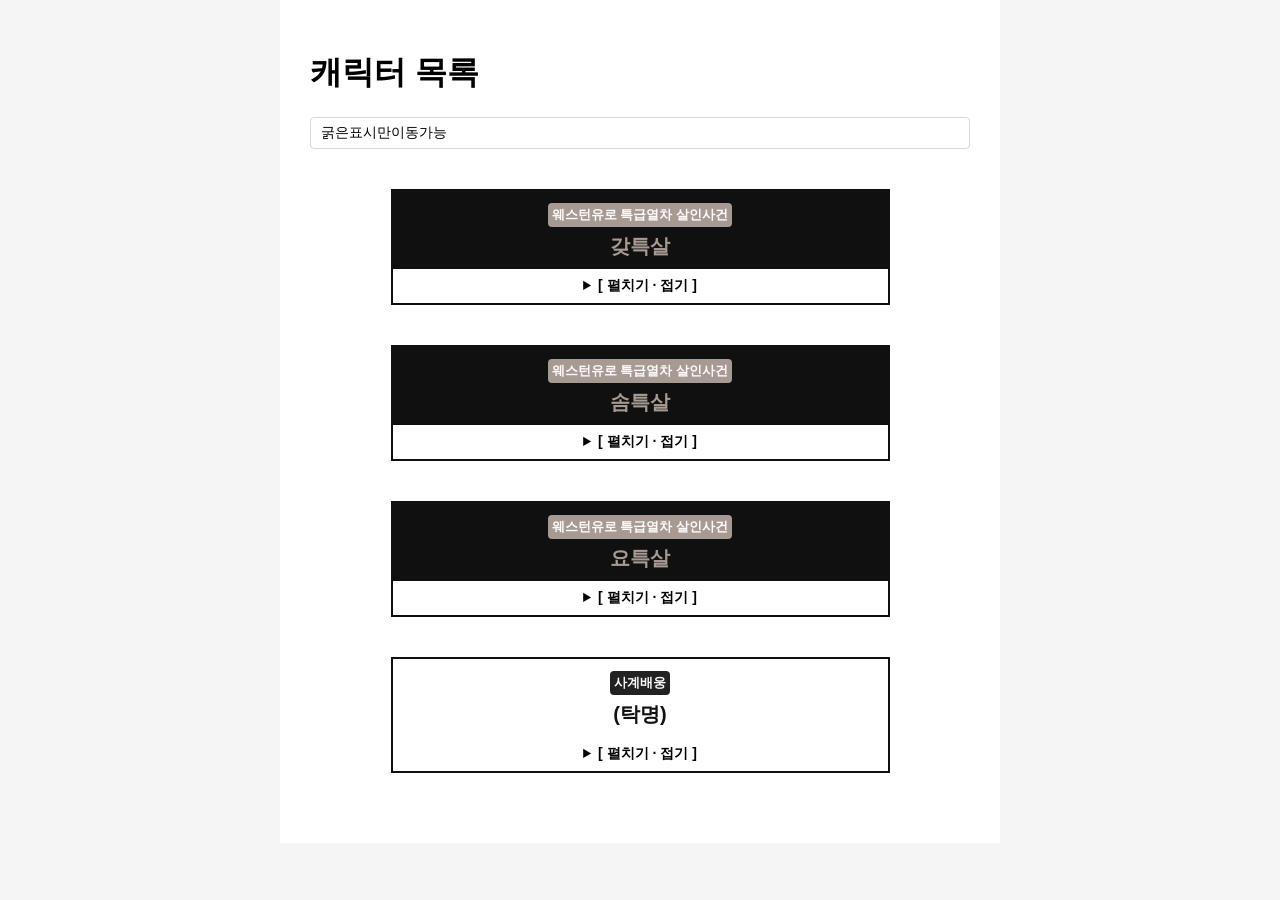
<file: index.html>
<!DOCTYPE html>
<html lang="ko">

<head>

<meta charset="UTF-8">
<meta name="viewport" content="width=device-width, initial-scale=1.0">

<title>캐릭터 목록 - 위피</title>

<link rel="stylesheet" href="../style.css">

</head>

<body>

<div class="layout">

<main class="content">

<h1>캐릭터 목록</h1>

<div class="wiki-category">
굵은표시만이동가능
</div>

<div class="navbox">

<div class="navbox-title">
<div class="navbox-subtitle">
웨스턴유로 특급열차 살인사건
</div>
<a href="#">갖특살</a>
</div>

<details>

<summary class="navbox-toggle">[ 펼치기 · 접기 ]</summary>

<table class="navbox-table">

<tr>
<th class="navbox-section-00" colspan="4">
GM 차장
</th>
</tr>

<tr>
<td class="navbox-center" colspan="4">
<a href="#">아그네스 베넷</a>
</td>
</tr>

<tr>

<th class="navbox-section-01">
HO1 경찰
</th>

<th class="navbox-section-02">
HO2 사업가
</th>

<th class="navbox-section-03">
HO3 기자
</th>

<th class="navbox-section-04">
HO4 배우
</th>

</tr>

<tr>

<td class="navbox-center">
<a href="#">이네스 플리비오즈</a>
</td>

<td class="navbox-center">
<a href="#">로베르 르노</a>
</td>

<td class="navbox-center">
<a href="remi.html"><b>레미 앙투안</b></a>
</td>

<td class="navbox-center">
<a href="#">앙주 드 모렐</a>
</td>


</tr>

</table>

</details>

</div>

<div class="navbox">

<div class="navbox-title">
<div class="navbox-subtitle">
웨스턴유로 특급열차 살인사건
</div>
<a href="#">솜특살</a>
</div>

<details>

<summary class="navbox-toggle">[ 펼치기 · 접기 ]</summary>

<table class="navbox-table">

<tr>
<th class="navbox-section-00-1" colspan="4">
서브GM 차장
</th>
</tr>

<tr>
<td class="navbox-center" colspan="4">
<a href="#"><b>에드워드 베넷</b></a>
</td>
</tr>

<tr>

<th class="navbox-section-01-1">
HO1 경찰
</th>

<th class="navbox-section-02-1">
HO2 사업가
</th>

<th class="navbox-section-03-1">
GMHO3 기자
</th>

<th class="navbox-section-04-1">
HO4 배우
</th>

</tr>

<tr>

<td class="navbox-center">
<a href="#">카미유 마르소</a>
</td>

<td class="navbox-center">
<a href="#">로돌프 라크루아</a>
</td>

<td class="navbox-center">
<a href="#">아델 트랑셰</a>
</td>

<td class="navbox-center">
<a href="#">폴린 레제</a>
</td>


</tr>

</table>

</details>

</div>

<div class="navbox">

<div class="navbox-title">
<div class="navbox-subtitle">
웨스턴유로 특급열차 살인사건
</div>
<a href="#">요특살</a>
</div>

<details>

<summary class="navbox-toggle">[ 펼치기 · 접기 ]</summary>

<table class="navbox-table">

<tr>
<th class="navbox-section-00-2" colspan="4">
GM 차장
</th>
</tr>

<tr>
<td class="navbox-center" colspan="4">
<a href="#">(gm명)</a>
</td>
</tr>

<tr>

<th class="navbox-section-01-2">
HO1 경찰
</th>

<th class="navbox-section-02-2">
HO2 사업가
</th>

<th class="navbox-section-03-2">
HO3 기자
</th>

<th class="navbox-section-04-2">
HO4 배우
</th>

</tr>

<tr>

<td class="navbox-center">
<a href="#">(호1이름)</a>
</td>

<td class="navbox-center">
<a href="#">(호2이름)</a>
</td>

<td class="navbox-center">
<a href="sylvie.html"><b>실비 스칼렛</b></a>
</td>

<td class="navbox-center">
<a href="#">(호4이름)</a>
</td>


</tr>

</table>

</details>

</div>

<div class="navbox">

<div class="navbox-title-3">
<div class="navbox-subtitle-3">
사계배웅
</div>
<a href="#">(탁명)</a>
</div>

<details>

<summary class="navbox-toggle">[ 펼치기 · 접기 ]</summary>

<table class="navbox-table">

<tr>

<th class="navbox-section-01-3">
HO1 春
</th>

<th class="navbox-section-02-3">
HO2 夏
</th>

<th class="navbox-section-03-3">
HO3 秋
</th>

<th class="navbox-section-04-3">
HO4 冬
</th>

</tr>

<tr>

<td class="navbox-center">
<a href="#">(호1이름)</a>
</td>

<td class="navbox-center">
<a href="hibana.html"><b>히바나</b></a>
</td>

<td class="navbox-center">
<a href="#">(호3이름)</a>
</td>

<td class="navbox-center">
<a href="#">(호4이름)</a>
</td>


</tr>

</table>

</details>

</div>

</main>

</div>

<script src="../script.js"></script>

</body>
</html>
</file>
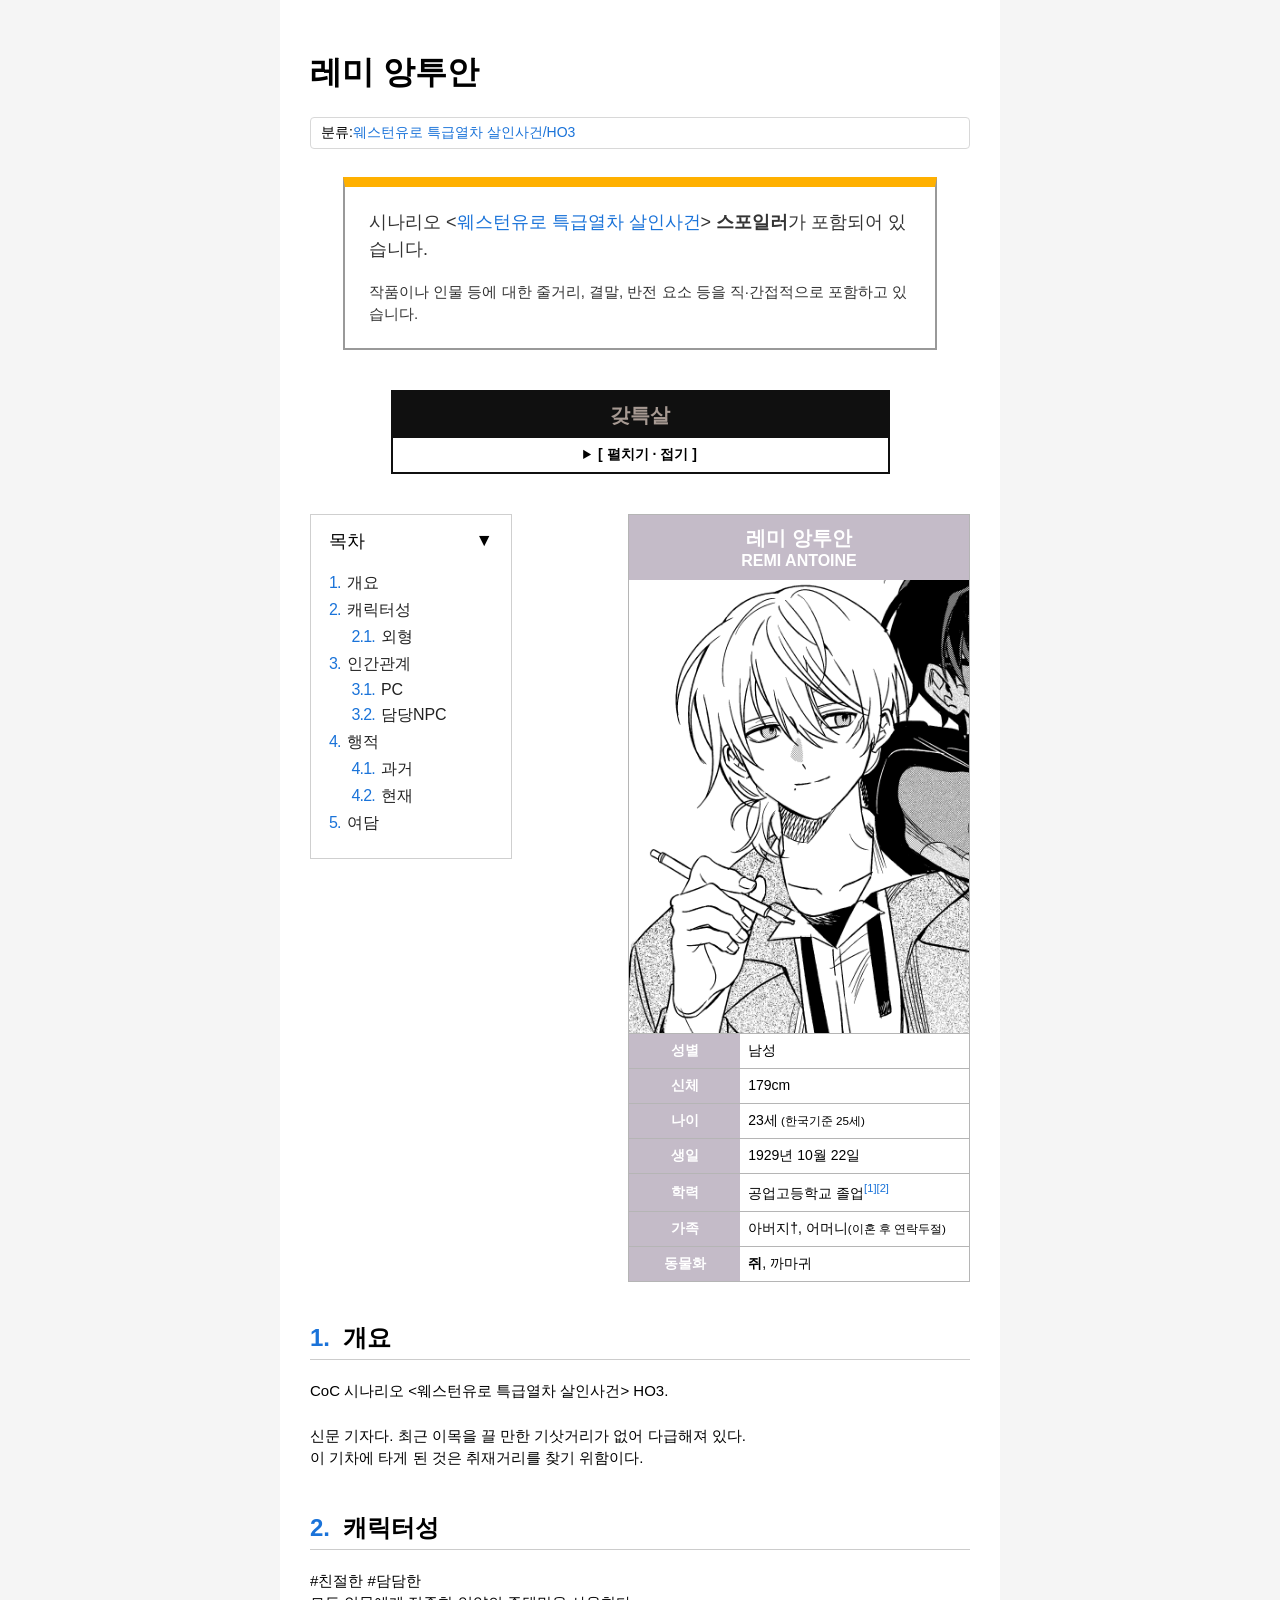
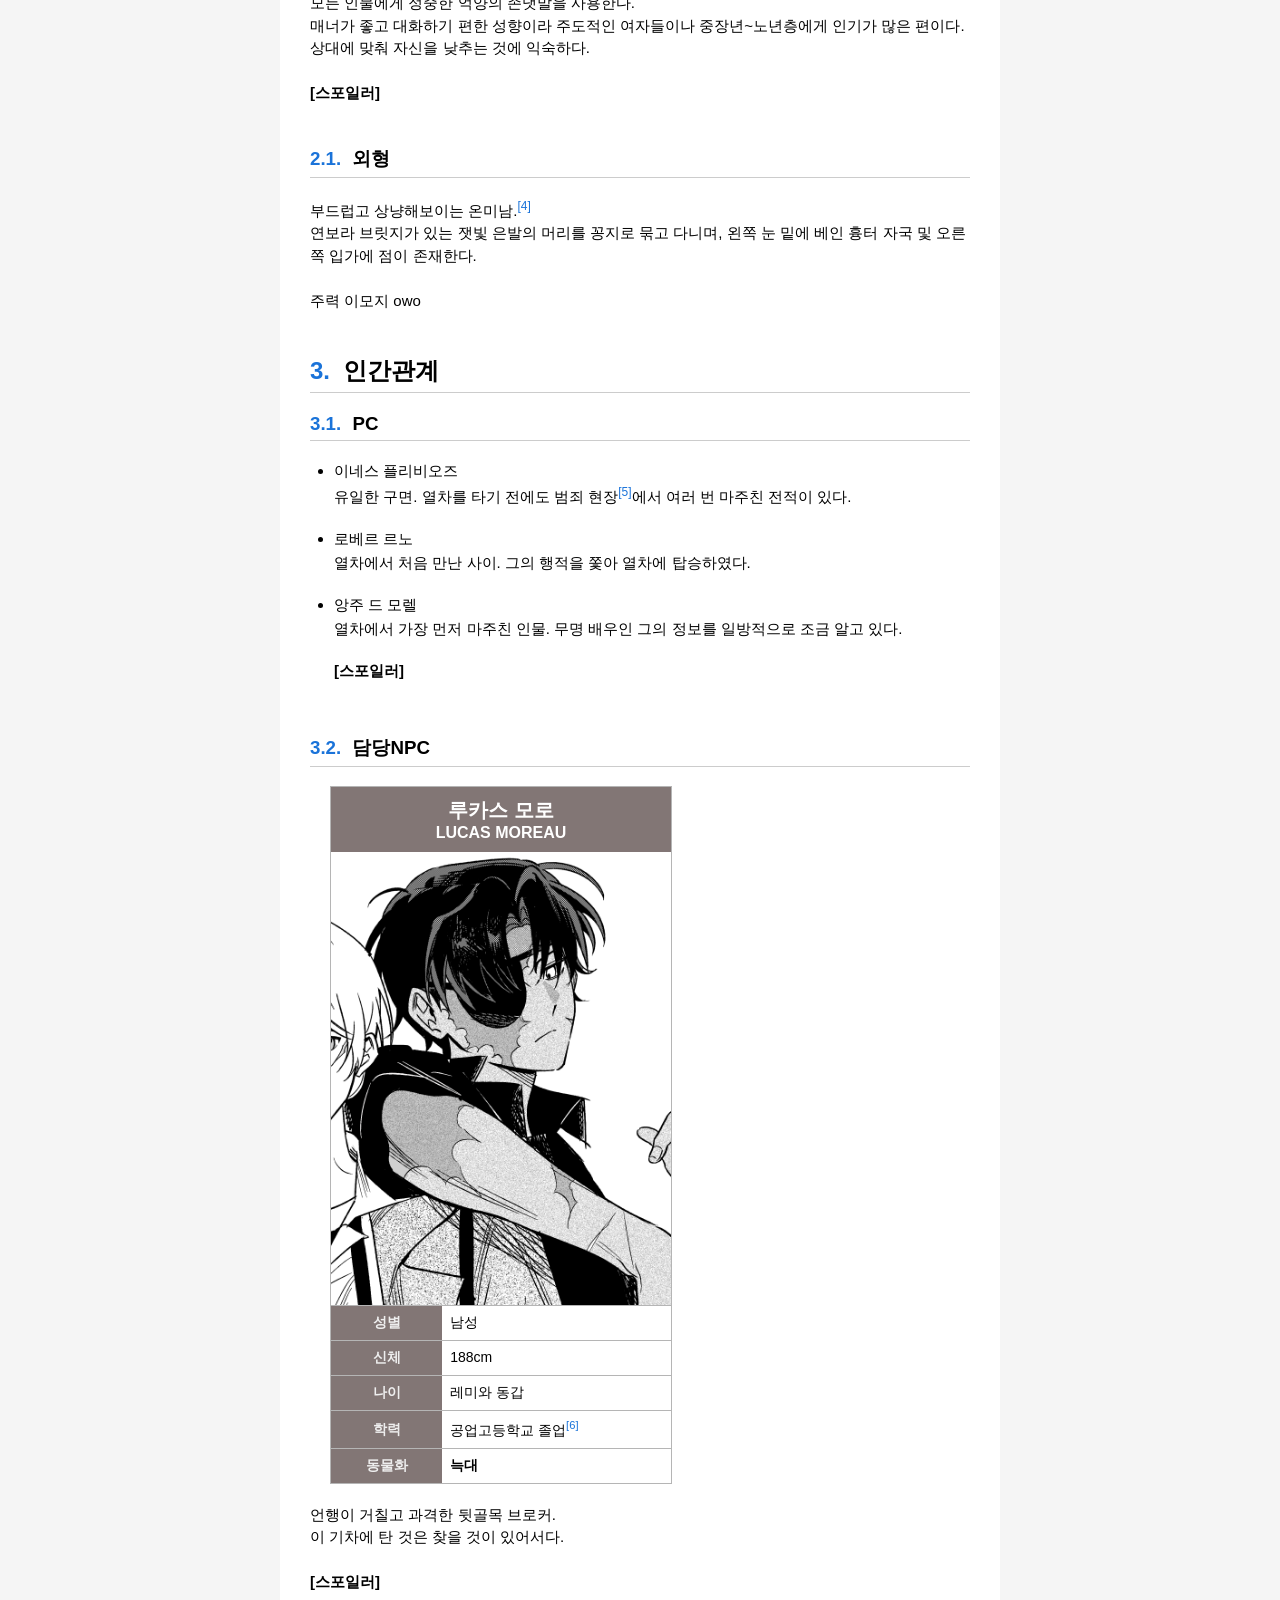
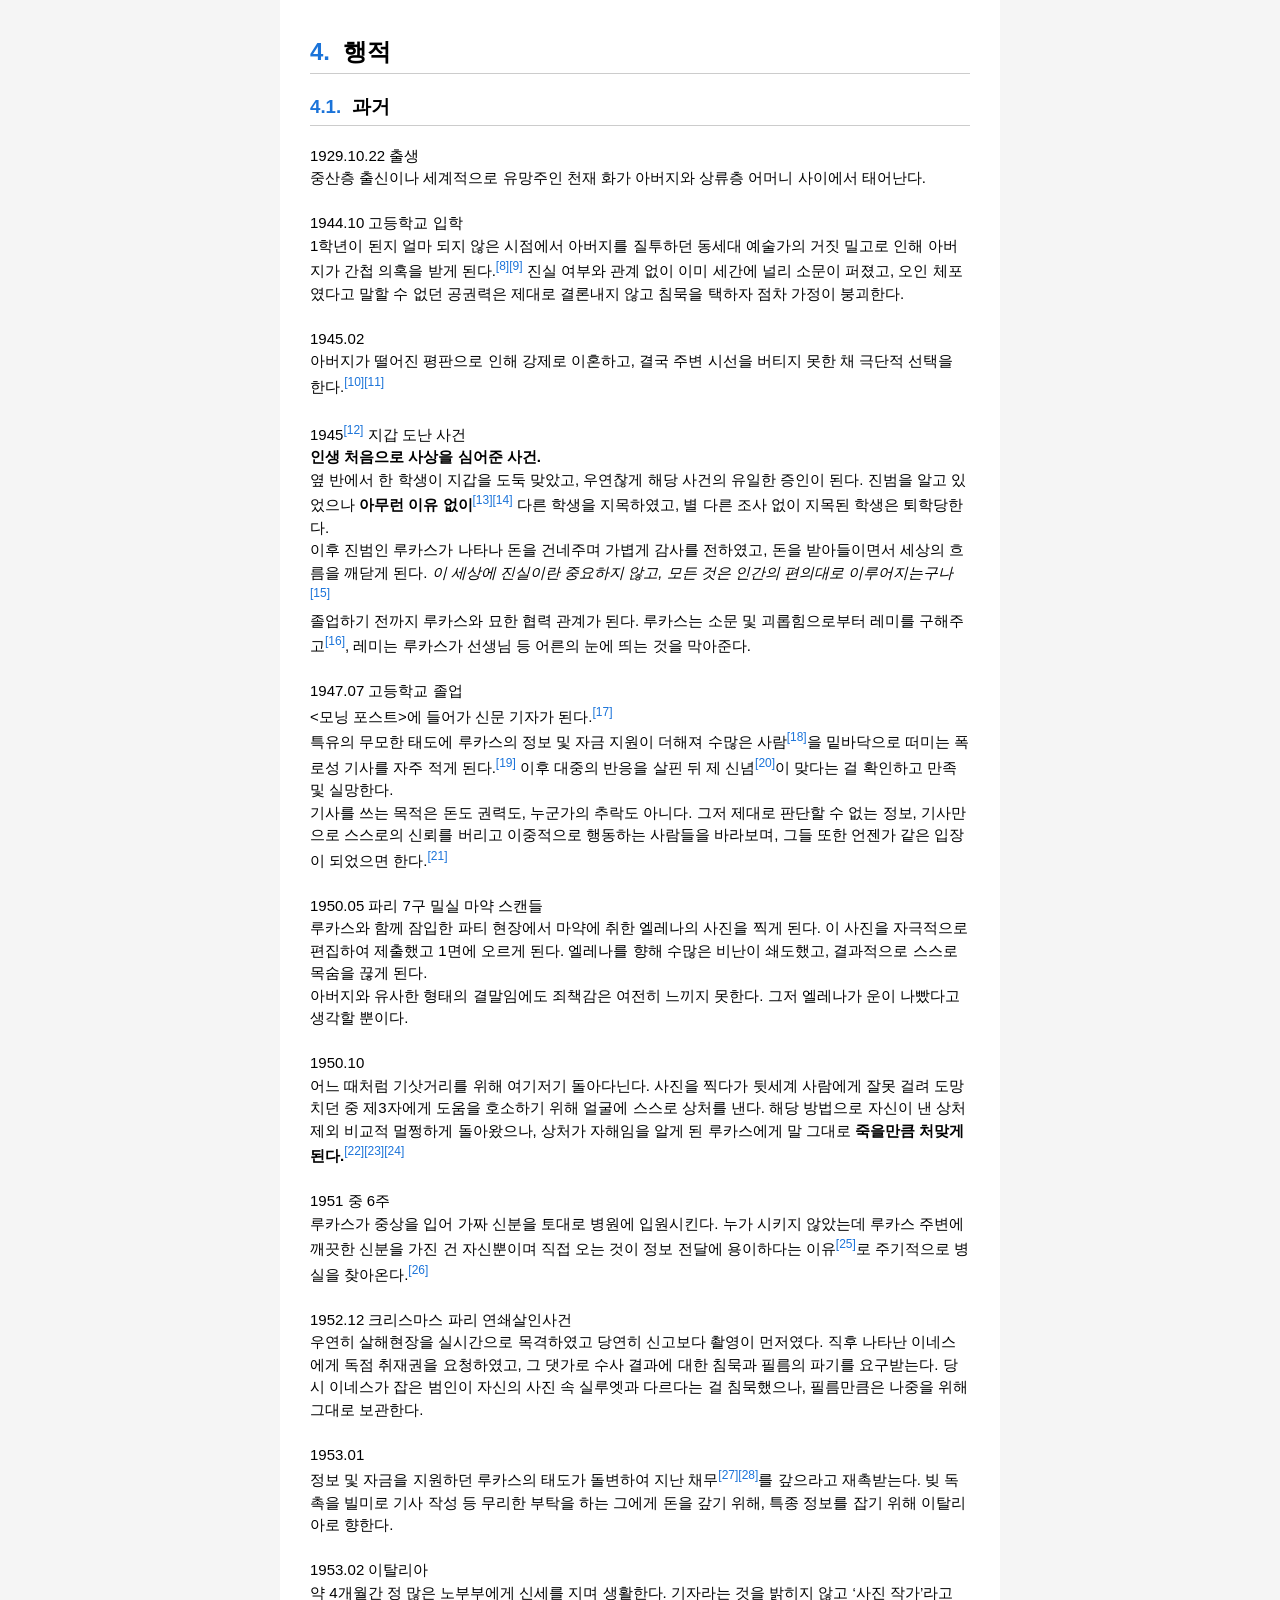
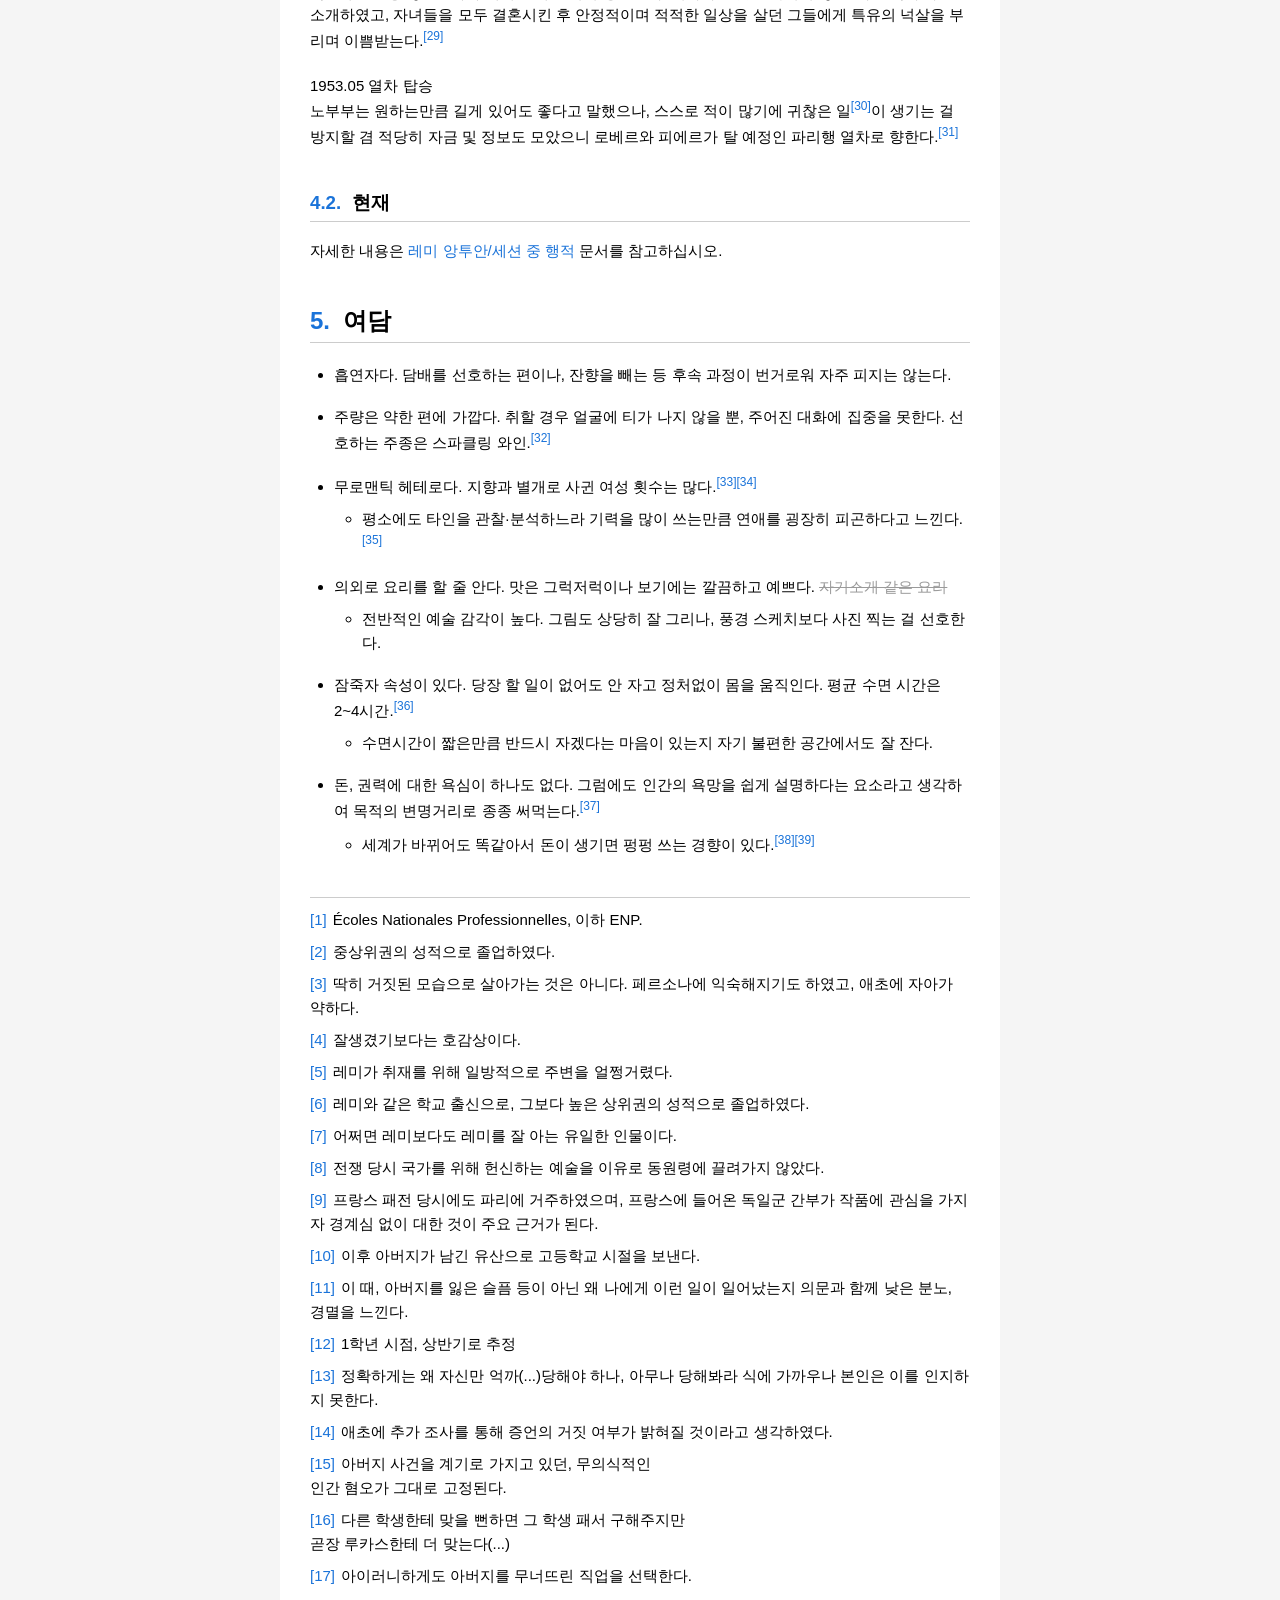
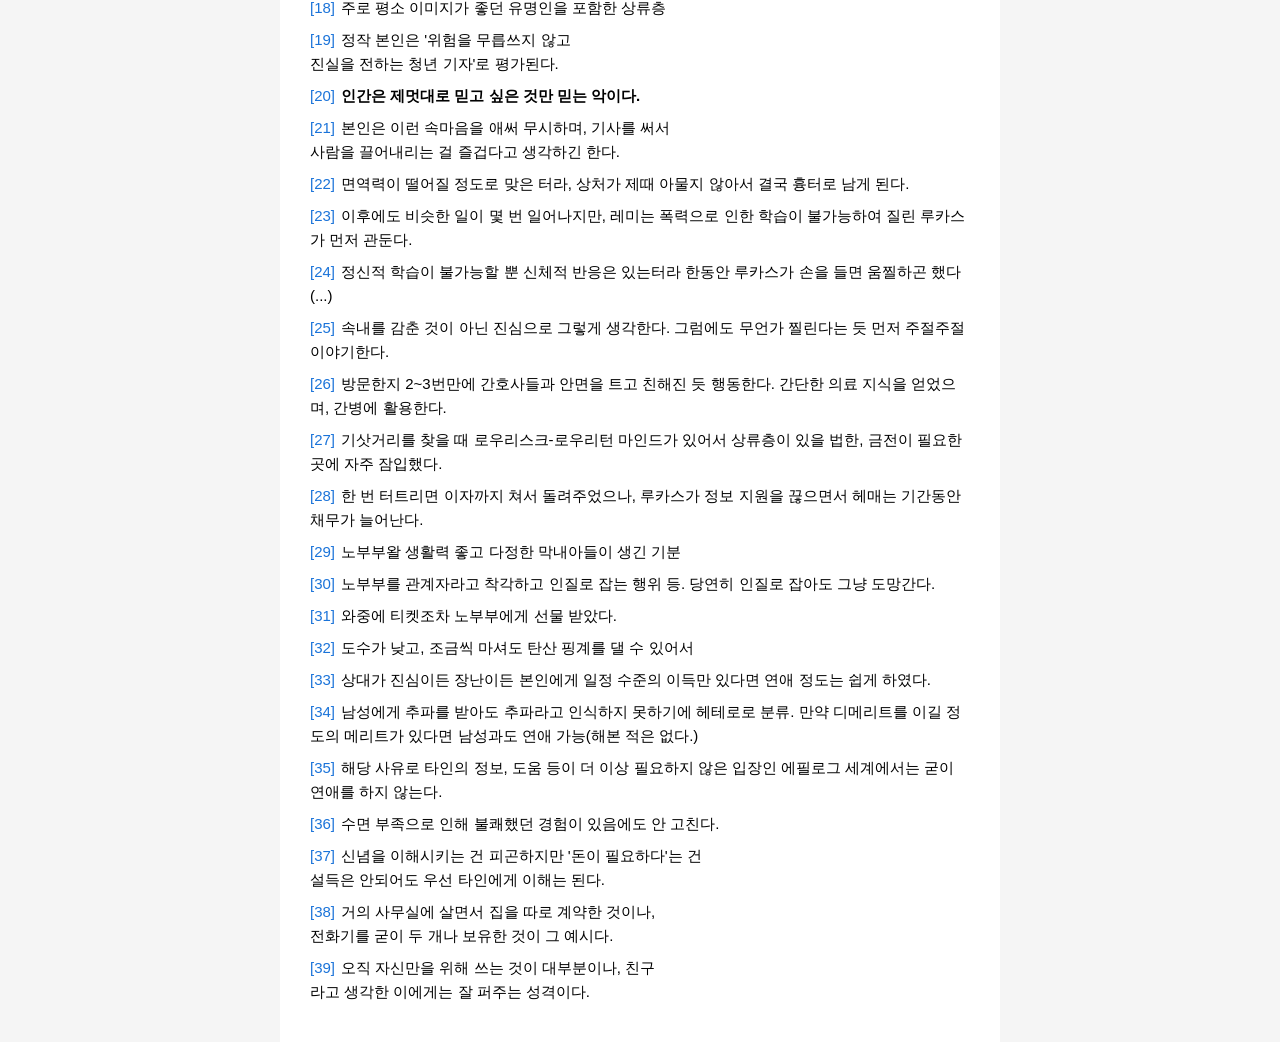
<file: remi.html>
<!DOCTYPE html>
<html lang="ko">

<head>

<meta charset="UTF-8">
<meta name="viewport" content="width=device-width, initial-scale=1.0">

<title>레미 앙투안 - 위피</title>

<link rel="stylesheet" href="../style.css">

</head>

<body>

<div class="layout">

<main class="content">

<h1>레미 앙투안</h1>

<div class="wiki-category">
분류:<a href="#">웨스턴유로 특급열차 살인사건/HO3</a>
</div>


<div class="spoiler-warning">
  <p class="spoiler-warning-title">
  시나리오 <<a href="https://www.postype.com/@night-tale/post/21093824">웨스턴유로 특급열차 살인사건</a>> <strong>스포일러</strong>가 포함되어 있습니다.
  </p>
  <p class="spoiler-warning-description">
    작품이나 인물 등에 대한 줄거리, 결말, 반전 요소 등을 직·간접적으로 포함하고 있습니다.
  </p>
</div>


<div class="navbox">

<div class="navbox-title">
<a href="#">갖특살</a>
</div>

<details>

<summary class="navbox-toggle">[ 펼치기 · 접기 ]</summary>

<table class="navbox-table">

<tr>
<th class="navbox-section-00" colspan="4">
GM 차장
</th>
</tr>

<tr>
<td class="navbox-center" colspan="4">
<a href="#">아그네스 베넷</a>
</td>
</tr>

<tr>

<th class="navbox-section-01">
HO1 경찰
</th>

<th class="navbox-section-02">
HO2 사업가
</th>

<th class="navbox-section-03">
HO3 기자
</th>

<th class="navbox-section-04">
HO4 배우
</th>

</tr>

<tr>

<td class="navbox-center">
<a href="#">이네스 플리비오즈</a>
</td>

<td class="navbox-center">
<a href="#">로베르 르노</a>
</td>

<td class="navbox-center">
<a href="remi.html"><b>레미 앙투안</b></a>
</td>

<td class="navbox-center">
<a href="#">앙주 드 모렐</a>
</td>


</tr>

</table>

</details>

</div>

<div class="character-infobox">

<div class="char-title">

<div class="char-name-ko">레미 앙투안</div>

<div class="char-name-jp">

<div class="char-name-sub">REMI ANTOINE</div>

</div>

</div>

<div class="char-image">
<img src="../images/remi1.png">
</div>


<div class="info-row">
<div class="info-label">성별</div>
<div class="info-value">남성</div>
</div>

<div class="info-row">
<div class="info-label">신체</div>
<div class="info-value">179cm</div>
</div>

<div class="info-row">
<div class="info-label">나이</div>
<div class="info-value">23세<small> (한국기준 25세)</small></div>
</div>

<div class="info-row">
<div class="info-label">생일</div>
<div class="info-value">1929년 10월 22일</div>
</div>

<!--<details class="info-more">

<summary class="info-toggle">[ 스포일러성 정보 ]</summary>-->

<div class="info-row">
<div class="info-label">학력</div>
<div class="info-value">공업고등학교 졸업<span class="footnote" data-note="Écoles Nationales Professionnelles, 이하 ENP."></span><span class="footnote" data-note="중상위권의 성적으로 졸업하였다."></span></div>
</div>

<div class="info-row">
<div class="info-label">가족</div>
<div class="info-value">아버지†, 어머니<small>(이혼 후 연락두절)</small></div>
</div>

<div class="info-row">
<div class="info-label">동물화</div>
<div class="info-value"><b>쥐</b>, 까마귀</div>
</div>

<!--</details>-->

</div>

<div class="toc" id="toc">
  <button type="button" class="toc-toggle" id="toc-toggle" aria-expanded="true">
    <span class="toc-title">목차</span>
    <span class="toc-arrow">▼</span>
  </button>

  <div class="toc-body" id="toc-body">
    <ol id="toc-list"></ol>
  </div>
</div>

<div style="clear:both;"></div>

<h2>개요</h2>
<p>
CoC 시나리오 <웨스턴유로 특급열차 살인사건> HO3.<br><br>
신문 기자다. 최근 이목을 끌 만한 기삿거리가 없어 다급해져 있다.<br>
이 기차에 타게 된 것은 취재거리를 찾기 위함이다.<br><br>
</p>

<h2>캐릭터성</h2>
<p>
#친절한 #담담한<br>
모든 인물에게 정중한 억양의 존댓말을 사용한다.<br>
매너가 좋고 대화하기 편한 성향이라 주도적인 여자들이나 중장년~노년층에게 인기가 많은 편이다.<br>
상대에 맞춰 자신을 낮추는 것에 익숙하다.<br><br>
<span class="spoiler-inline"><strong>[스포일러]</strong></span>
<span class="spoiler-content"><br>실체는 정서적 공감 능력이 결여된 소시오패스.<br>인지적 공감을 위해 늘 타인을 분석하며 살아왔고, 성격 및 태도 또한 환경에 적응하기 위한 결과물일 뿐이다.<span class="footnote" data-note="딱히 거짓된 모습으로 살아가는 것은 아니다. 페르소나에 익숙해지기도 하였고, 애초에 자아가 약하다."></span> 스스로를 낮추며 상대에게 방심을 유도하거나 동정을 사는 것에 능하다. 악한 일을 한다는 자각이 있으나 그로 인한 죄책감을 일절 느끼지 못한다.</span>
<br><br>
</p>

<h3>외형</h3>
<p>
부드럽고 상냥해보이는 온미남.<span class="footnote" data-note="잘생겼기보다는 호감상이다."></span><br>
연보라 브릿지가 있는 잿빛 은발의 머리를 꽁지로 묶고 다니며, 왼쪽 눈 밑에 베인 흉터 자국 및 오른쪽 입가에 점이 존재한다.<br><br>
주력 이모지 owo<br><br>
</p>

<h2>인간관계</h2>
<h3>PC</h3>
<ul class="trivia-list">
    <li>이네스 플리비오즈<br>
    유일한 구면. 열차를 타기 전에도 범죄 현장<span class="footnote" data-note="레미가 취재를 위해 일방적으로 주변을 얼쩡거렸다."></span>에서 여러 번 마주친 전적이 있다.
    </li>
    <li>로베르 르노<br>
    열차에서 처음 만난 사이. 그의 행적을 쫓아 열차에 탑승하였다.
    </li>
    <li>앙주 드 모렐<br>
    열차에서 가장 먼저 마주친 인물. 무명 배우인 그의 정보를 일방적으로 조금 알고 있다.<br>
    </li>
    <span class="spoiler-inline"><strong>[스포일러]</strong></span>
    <span class="spoiler-content"><li>비아스나<br>위에서 서술한 앙주의 얼굴로 분장하고 있던 인물. 그에게 몇 번의 도움을 받는다.</li>
    </span>
</ul>
<br>

<h3>담당NPC</h3>
<div class="character-infobox1">
<div class="char-title1">
<div class="char-name-ko">루카스 모로</div>
<div class="char-name-jp">
<div class="char-name-sub">LUCAS MOREAU</div>
</div>
</div>

<div class="char-image">
<img src="/images/lucas1.png">
</div>


<div class="info-row">
<div class="info-label1">성별</div>
<div class="info-value">남성</div>
</div>

<div class="info-row">
<div class="info-label1">신체</div>
<div class="info-value">188cm</div>
</div>

<div class="info-row">
<div class="info-label1">나이</div>
<div class="info-value">레미와 동갑</div>
</div>

<div class="info-row">
<div class="info-label1">학력</div>
<div class="info-value">공업고등학교 졸업</span><span class="footnote" data-note="레미와 같은 학교 출신으로, 그보다 높은 상위권의 성적으로 졸업하였다."></span></div>
</div>

<div class="info-row">
<div class="info-label1">동물화</div>
<div class="info-value"><b>늑대</b></div>
</div>

</div>
<p>
언행이 거칠고 과격한 뒷골목 브로커.<br>
이 기차에 탄 것은 찾을 것이 있어서다.<br><br>
<span class="spoiler-inline"><strong>[스포일러]</strong></span>
<span class="spoiler-content"><br>학창 시절 레미를 괴롭히듯 보호하며, 동시에 필요할 때마다 모범생인 레미에게 도움을 받는 특이한 관계였다. 이러한 공생은 성인이 된 이후에도 정보와 특종이라는 형태로 이어지게 된다.<br>
평소 행보와 별개로 레미를 친구로 생각한다.<span class="footnote" data-note="어쩌면 레미보다도 레미를 잘 아는 유일한 인물이다."></span></span>
<br><br>
</p>

<h2>행적</h2>
<h3>과거</h3>
<p>
1929.10.22 출생<br>
중산층 출신이나 세계적으로 유망주인 천재 화가 아버지와 상류층 어머니 사이에서 태어난다.<br><br>
1944.10 고등학교 입학<br>
1학년이 된지 얼마 되지 않은 시점에서 아버지를 질투하던 동세대 예술가의 거짓 밀고로 인해 아버지가 간첩 의혹을 받게 된다.<span class="footnote" data-note="전쟁 당시 국가를 위해 헌신하는 예술을 이유로 동원령에 끌려가지 않았다."></span><span class="footnote" data-note="프랑스 패전 당시에도 파리에 거주하였으며, 프랑스에 들어온 독일군 간부가 작품에 관심을 가지자 경계심 없이 대한 것이 주요 근거가 된다."></span> 진실 여부와 관계 없이 이미 세간에 널리 소문이 퍼졌고, 오인 체포였다고 말할 수 없던 공권력은 제대로 결론내지 않고 침묵을 택하자 점차 가정이 붕괴한다.<br><br>
1945.02<br>
아버지가 떨어진 평판으로 인해 강제로 이혼하고, 결국 주변 시선을 버티지 못한 채 극단적 선택을 한다.<span class="footnote" data-note="이후 아버지가 남긴 유산으로 고등학교 시절을 보낸다."></span><span class="footnote" data-note="이 때, 아버지를 잃은 슬픔 등이 아닌 왜 나에게 이런 일이 일어났는지 의문과 함께 낮은 분노, 경멸을 느낀다."></span><br><br>
1945<span class="footnote" data-note="1학년 시점, 상반기로 추정"></span> 지갑 도난 사건<br>
<b>인생 처음으로 사상을 심어준 사건.</b><br>옆 반에서 한 학생이 지갑을 도둑 맞았고, 우연찮게 해당 사건의 유일한 증인이 된다. 진범을 알고 있었으나 <b>아무런 이유 없이</b><span class="footnote" data-note="정확하게는 왜 자신만 억까(...)당해야 하나, 아무나 당해봐라 식에 가까우나 본인은 이를 인지하지 못한다."></span><span class="footnote" data-note="애초에 추가 조사를 통해 증언의 거짓 여부가 밝혀질 것이라고 생각하였다."></span> 다른 학생을 지목하였고, 별 다른 조사 없이 지목된 학생은 퇴학당한다.<br>
이후 진범인 루카스가 나타나 돈을 건네주며 가볍게 감사를 전하였고, 돈을 받아들이면서 세상의 흐름을 깨닫게 된다. <i>이 세상에 진실이란 중요하지 않고, 모든 것은 인간의 편의대로 이루어지는구나</i> <span class="footnote" data-note="아버지 사건을 계기로 가지고 있던, 무의식적인<br>인간 혐오가 그대로 고정된다."></span><br>
졸업하기 전까지 루카스와 묘한 협력 관계가 된다. 루카스는 소문 및 괴롭힘으로부터 레미를 구해주고<span class="footnote" data-note="다른 학생한테 맞을 뻔하면 그 학생 패서 구해주지만<br>곧장 루카스한테 더 맞는다(...)"></span>, 레미는 루카스가 선생님 등 어른의 눈에 띄는 것을 막아준다.<br><br>
1947.07 고등학교 졸업<br>
<모닝 포스트>에 들어가 신문 기자가 된다.<span class="footnote" data-note="아이러니하게도 아버지를 무너뜨린 직업을 선택한다."></span><br>
특유의 무모한 태도에 루카스의 정보 및 자금 지원이 더해져 수많은 사람<span class="footnote" data-note="주로 평소 이미지가 좋던 유명인을 포함한 상류층"></span>을 밑바닥으로 떠미는 폭로성 기사를 자주 적게 된다.<span class="footnote" data-note="정작 본인은 '위험을 무릅쓰지 않고<br>진실을 전하는 청년 기자'로 평가된다."></span> 이후 대중의 반응을 살핀 뒤 제 신념<span class="footnote" data-note="<b>인간은 제멋대로 믿고 싶은 것만 믿는 악이다.</b>"></span>이 맞다는 걸 확인하고 만족 및 실망한다.<br>
기사를 쓰는 목적은 돈도 권력도, 누군가의 추락도 아니다. 그저 제대로 판단할 수 없는 정보, 기사만으로 스스로의 신뢰를 버리고 이중적으로 행동하는 사람들을 바라보며, 그들 또한 언젠가 같은 입장이 되었으면 한다.<span class="footnote" data-note="본인은 이런 속마음을 애써 무시하며, 기사를 써서<br>사람을 끌어내리는 걸 즐겁다고 생각하긴 한다."></span><br><br>
1950.05 파리 7구 밀실 마약 스캔들<br>
루카스와 함께 잠입한 파티 현장에서 마약에 취한 엘레나의 사진을 찍게 된다. 이 사진을 자극적으로 편집하여 제출했고 1면에 오르게 된다. 엘레나를 향해 수많은 비난이 쇄도했고, 결과적으로 스스로 목숨을 끊게 된다.<br>
아버지와 유사한 형태의 결말임에도 죄책감은 여전히 느끼지 못한다. 그저 엘레나가 운이 나빴다고 생각할 뿐이다.<br><br>
1950.10<br>
어느 때처럼 기삿거리를 위해 여기저기 돌아다닌다. 사진을 찍다가 뒷세계 사람에게 잘못 걸려 도망치던 중 제3자에게 도움을 호소하기 위해 얼굴에 스스로 상처를 낸다. 해당 방법으로 자신이 낸 상처 제외 비교적 멀쩡하게 돌아왔으나, 상처가 자해임을 알게 된 루카스에게 말 그대로 <b>죽을만큼 처맞게 된다.</b><span class="footnote" data-note="면역력이 떨어질 정도로 맞은 터라, 상처가 제때 아물지 않아서 결국 흉터로 남게 된다."></span><span class="footnote" data-note="이후에도 비슷한 일이 몇 번 일어나지만, 레미는 폭력으로 인한 학습이 불가능하여 질린 루카스가 먼저 관둔다."></span><span class="footnote" data-note="정신적 학습이 불가능할 뿐 신체적 반응은 있는터라 한동안 루카스가 손을 들면 움찔하곤 했다(...)"></span><br><br>
1951 중 6주<br>
루카스가 중상을 입어 가짜 신분을 토대로 병원에 입원시킨다. 누가 시키지 않았는데 루카스 주변에 깨끗한 신분을 가진 건 자신뿐이며 직접 오는 것이 정보 전달에 용이하다는 이유<span class="footnote" data-note="속내를 감춘 것이 아닌 진심으로 그렇게 생각한다. 그럼에도 무언가 찔린다는 듯 먼저 주절주절 이야기한다."></span>로 주기적으로 병실을 찾아온다.<span class="footnote" data-note="방문한지 2~3번만에 간호사들과 안면을 트고 친해진 듯 행동한다. 간단한 의료 지식을 얻었으며, 간병에 활용한다."></span><br><br>
1952.12 크리스마스 파리 연쇄살인사건<br>
우연히 살해현장을 실시간으로 목격하였고 당연히 신고보다 촬영이 먼저였다. 직후 나타난 이네스에게 독점 취재권을 요청하였고, 그 댓가로 수사 결과에 대한 침묵과 필름의 파기를 요구받는다. 당시 이네스가 잡은 범인이 자신의 사진 속 실루엣과 다르다는 걸 침묵했으나, 필름만큼은 나중을 위해 그대로 보관한다.<br><br>
1953.01<br>
정보 및 자금을 지원하던 루카스의 태도가 돌변하여 지난 채무<span class="footnote" data-note="기삿거리를 찾을 때 로우리스크-로우리턴 마인드가 있어서 상류층이 있을 법한, 금전이 필요한 곳에 자주 잠입했다."></span><span class="footnote" data-note="한 번 터트리면 이자까지 쳐서 돌려주었으나, 루카스가 정보 지원을 끊으면서 헤매는 기간동안 채무가 늘어난다."></span>를 갚으라고 재촉받는다. 빚 독촉을 빌미로 기사 작성 등 무리한 부탁을 하는 그에게 돈을 갚기 위해, 특종 정보를 잡기 위해 이탈리아로 향한다.<br><br>
1953.02 이탈리아<br>
약 4개월간 정 많은 노부부에게 신세를 지며 생활한다. 기자라는 것을 밝히지 않고 ‘사진 작가’라고 소개하였고, 자녀들을 모두 결혼시킨 후 안정적이며 적적한 일상을 살던 그들에게 특유의 넉살을 부리며 이쁨받는다.<span class="footnote" data-note="노부부왈 생활력 좋고 다정한 막내아들이 생긴 기분"></span><br><br>
1953.05 열차 탑승<br>
노부부는 원하는만큼 길게 있어도 좋다고 말했으나, 스스로 적이 많기에 귀찮은 일<span class="footnote" data-note="노부부를 관계자라고 착각하고 인질로 잡는 행위 등. 당연히 인질로 잡아도 그냥 도망간다."></span>이 생기는 걸 방지할 겸 적당히 자금 및 정보도 모았으니 로베르와 피에르가 탈 예정인 파리행 열차로 향한다.<span class="footnote" data-note="와중에 티켓조차 노부부에게 선물 받았다."></span>
<br><br>
</p>

<h3>현재</h3>
<p>
자세한 내용은 <a href="remitrpg.html">레미 앙투안/세션 중 행적</a> 문서를 참고하십시오.
<br><br>
</p>

<h2>여담</h2>
<ul class="trivia-list">
<li>흡연자다. 담배를 선호하는 편이나, 잔향을 빼는 등 후속 과정이 번거로워 자주 피지는 않는다.</li>
<li>주량은 약한 편에 가깝다. 취할 경우 얼굴에 티가 나지 않을 뿐, 주어진 대화에 집중을 못한다. 선호하는 주종은 스파클링 와인.<span class="footnote" data-note="도수가 낮고, 조금씩 마셔도 탄산 핑계를 댈 수 있어서"></span></li>
<li>
무로맨틱 헤테로다. 지향과 별개로 사귄 여성 횟수는 많다.<span class="footnote" data-note="상대가 진심이든 장난이든 본인에게 일정 수준의 이득만 있다면 연애 정도는 쉽게 하였다."></span><span class="footnote" data-note="남성에게 추파를 받아도 추파라고 인식하지 못하기에 헤테로로 분류. 만약 디메리트를 이길 정도의 메리트가 있다면 남성과도 연애 가능(해본 적은 없다.)"></span>
<ul>
<li>평소에도 타인을 관찰·분석하느라 기력을 많이 쓰는만큼 연애를 굉장히 피곤하다고 느낀다.<span class="footnote" data-note="해당 사유로 타인의 정보, 도움 등이 더 이상 필요하지 않은 입장인 에필로그 세계에서는 굳이 연애를 하지 않는다."></span></li>
</ul>
</li>
<li>의외로 요리를 할 줄 안다. 맛은 그럭저럭이나 보기에는 깔끔하고 예쁘다. <span class='cancel_text'>자기소개 같은 요리</span>
<ul>
<li>전반적인 예술 감각이 높다. 그림도 상당히 잘 그리나, 풍경 스케치보다 사진 찍는 걸 선호한다.</li>
</ul></li>
<li>잠죽자 속성이 있다. 당장 할 일이 없어도 안 자고 정처없이 몸을 움직인다. 평균 수면 시간은 2~4시간.<span class="footnote" data-note="수면 부족으로 인해 불쾌했던 경험이 있음에도 안 고친다."></span><ul>
<li>수면시간이 짧은만큼 반드시 자겠다는 마음이 있는지 자기 불편한 공간에서도 잘 잔다.</li>
</ul></li>
<li>돈, 권력에 대한 욕심이 하나도 없다. 그럼에도 인간의 욕망을 쉽게 설명하다는 요소라고 생각하여 목적의 변명거리로 종종 써먹는다.<span class="footnote" data-note="신념을 이해시키는 건 피곤하지만 '돈이 필요하다'는 건<br>설득은 안되어도 우선 타인에게 이해는 된다."></span><ul>
<li>세계가 바뀌어도 똑같아서 돈이 생기면 펑펑 쓰는 경향이 있다.<span class="footnote" data-note="거의 사무실에 살면서 집을 따로 계약한 것이나,<br>전화기를 굳이 두 개나 보유한 것이 그 예시다."></span><span class="footnote" data-note="오직 자신만을 위해 쓰는 것이 대부분이나, 친구<br>라고 생각한 이에게는 잘 퍼주는 성격이다."></span></li>
</ul></li>
</ul>

<section class="footnotes-section">
<ol id="footnotes-list"></ol>
</section>

</main>

</div>

<script src="../script.js"></script>

</body>
</html>
</file>
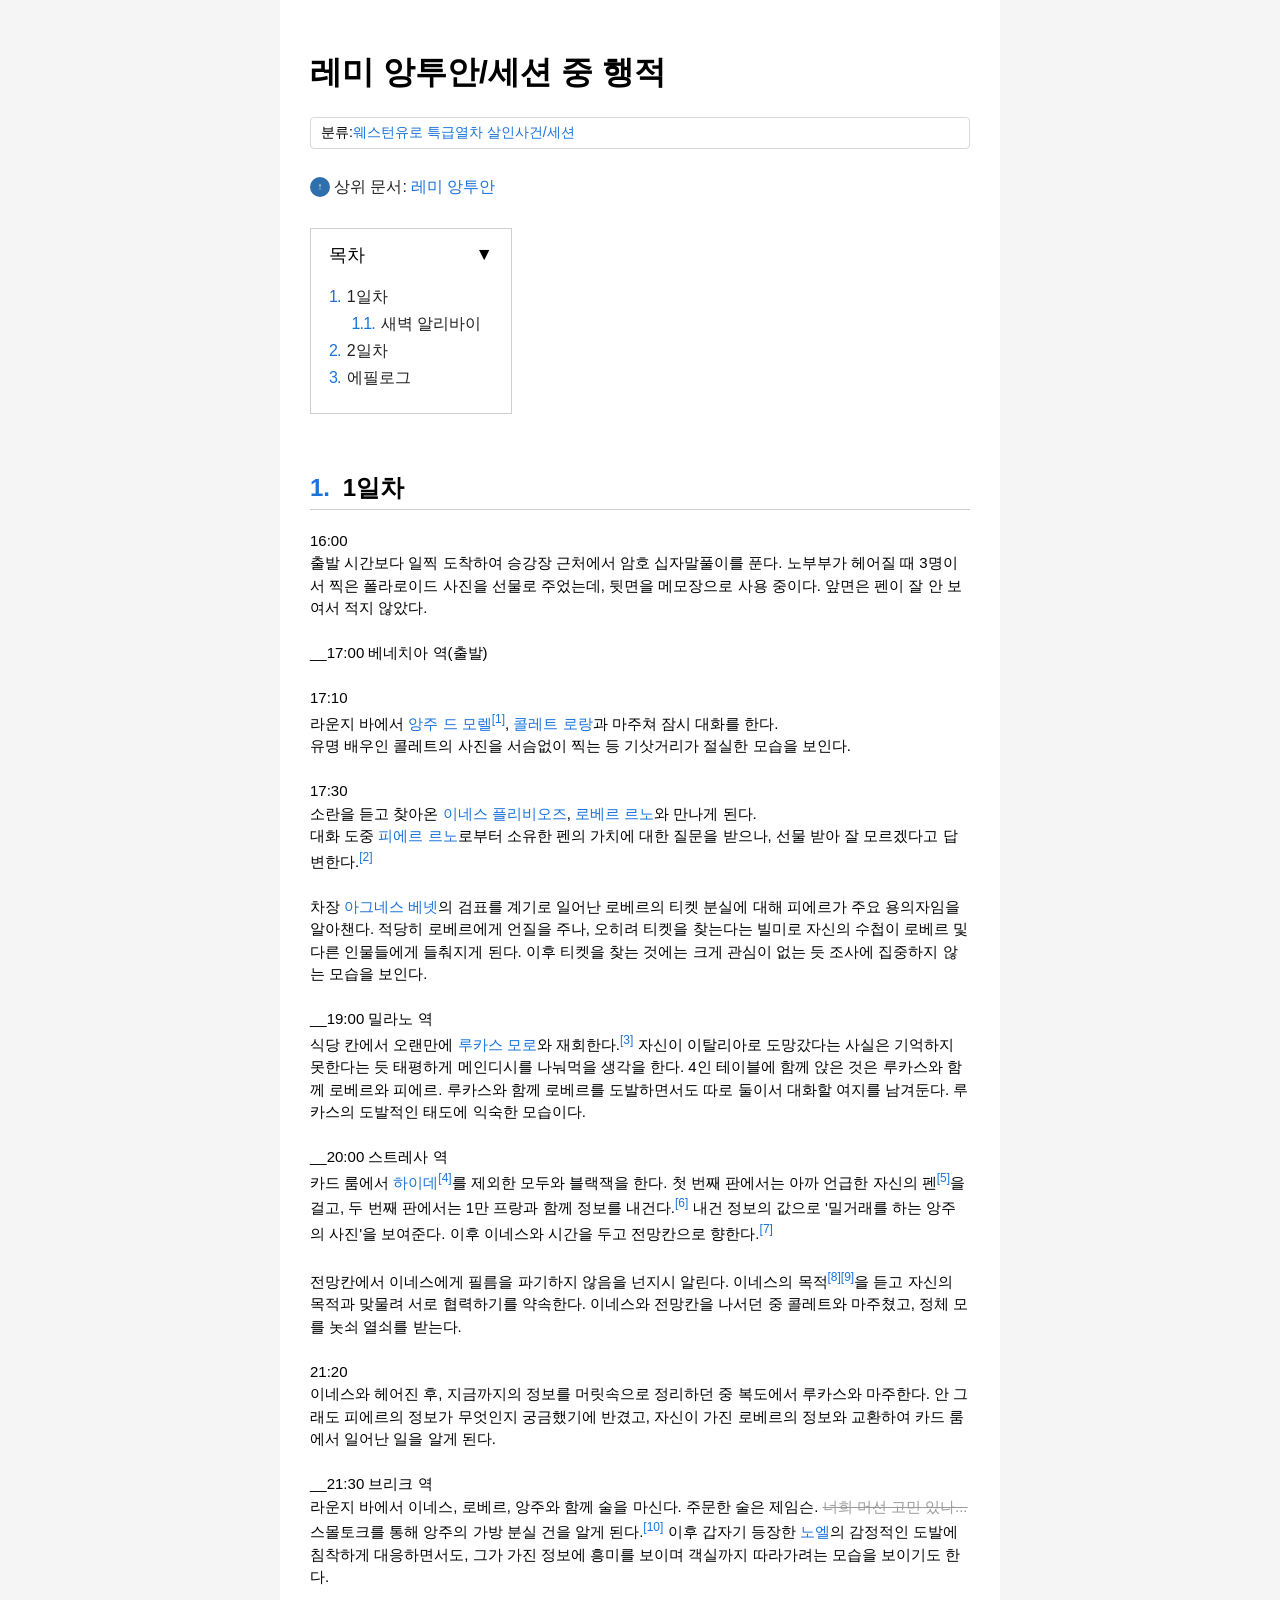
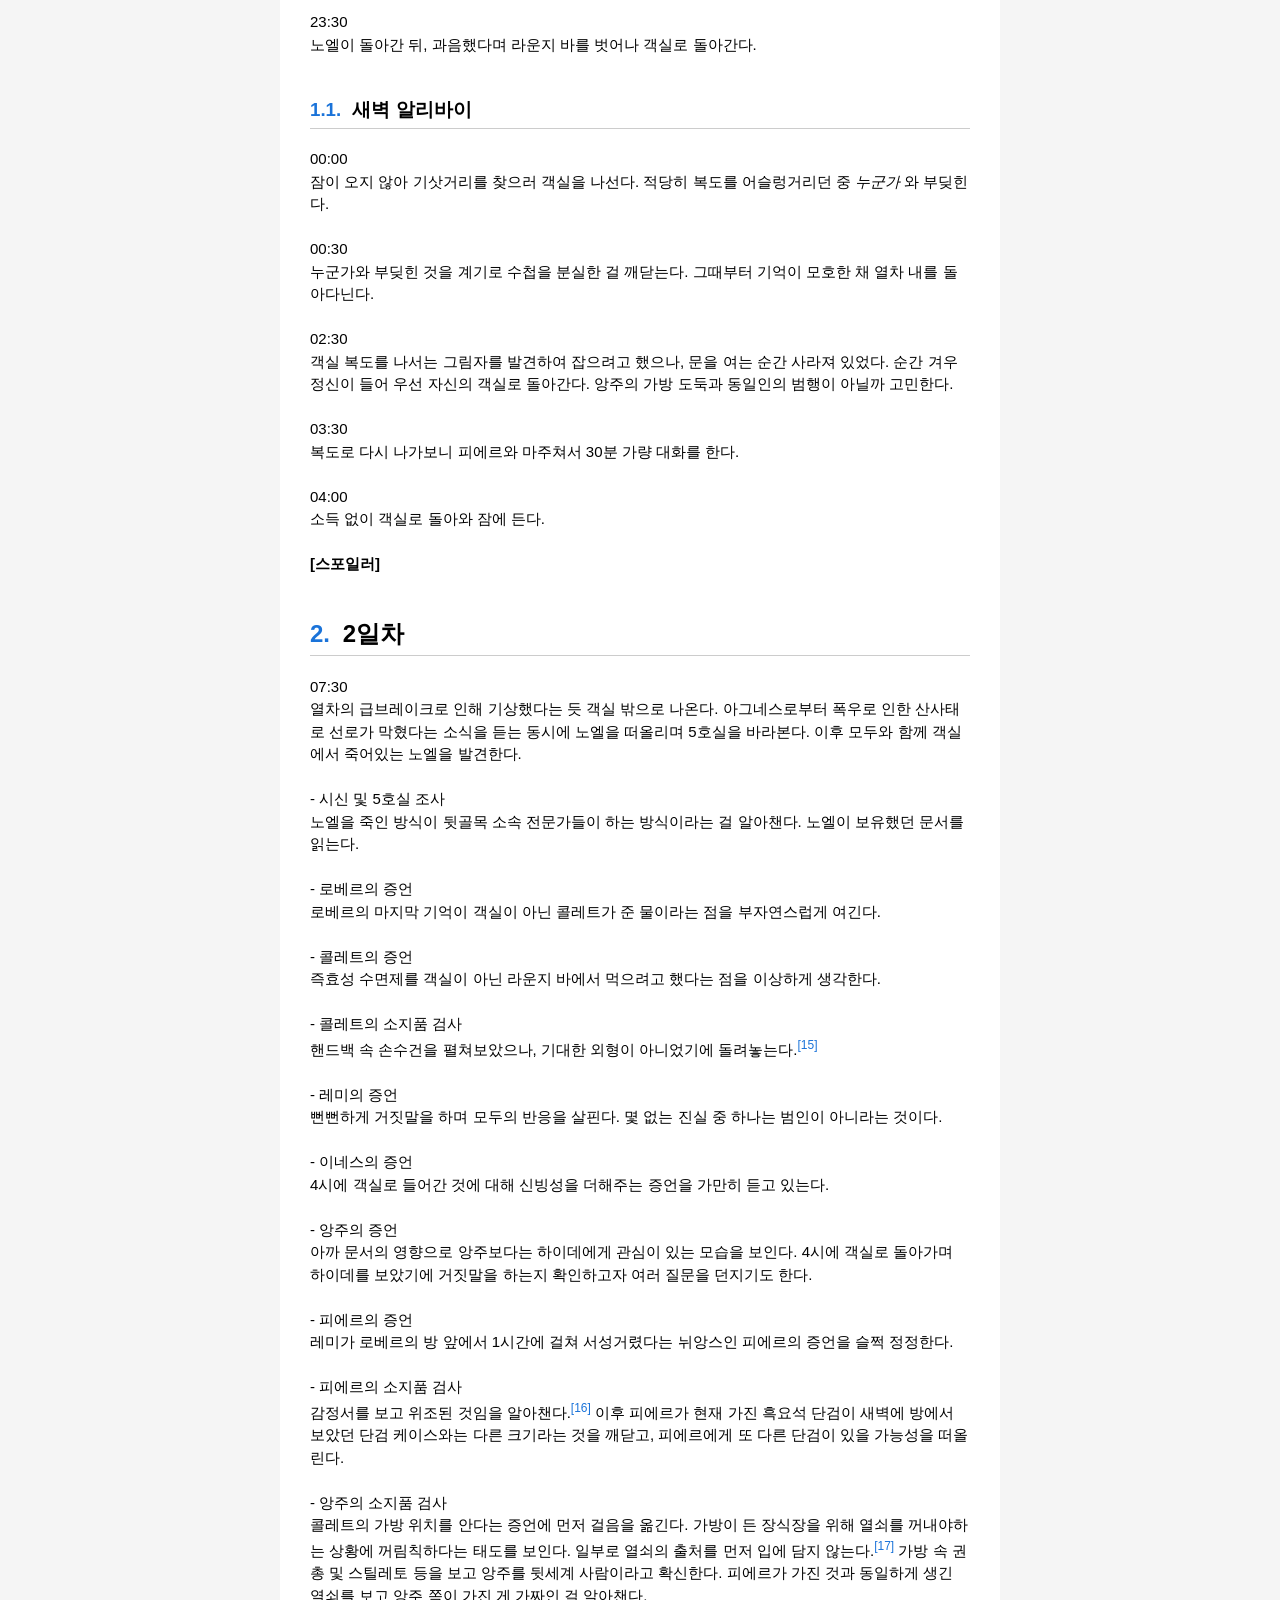
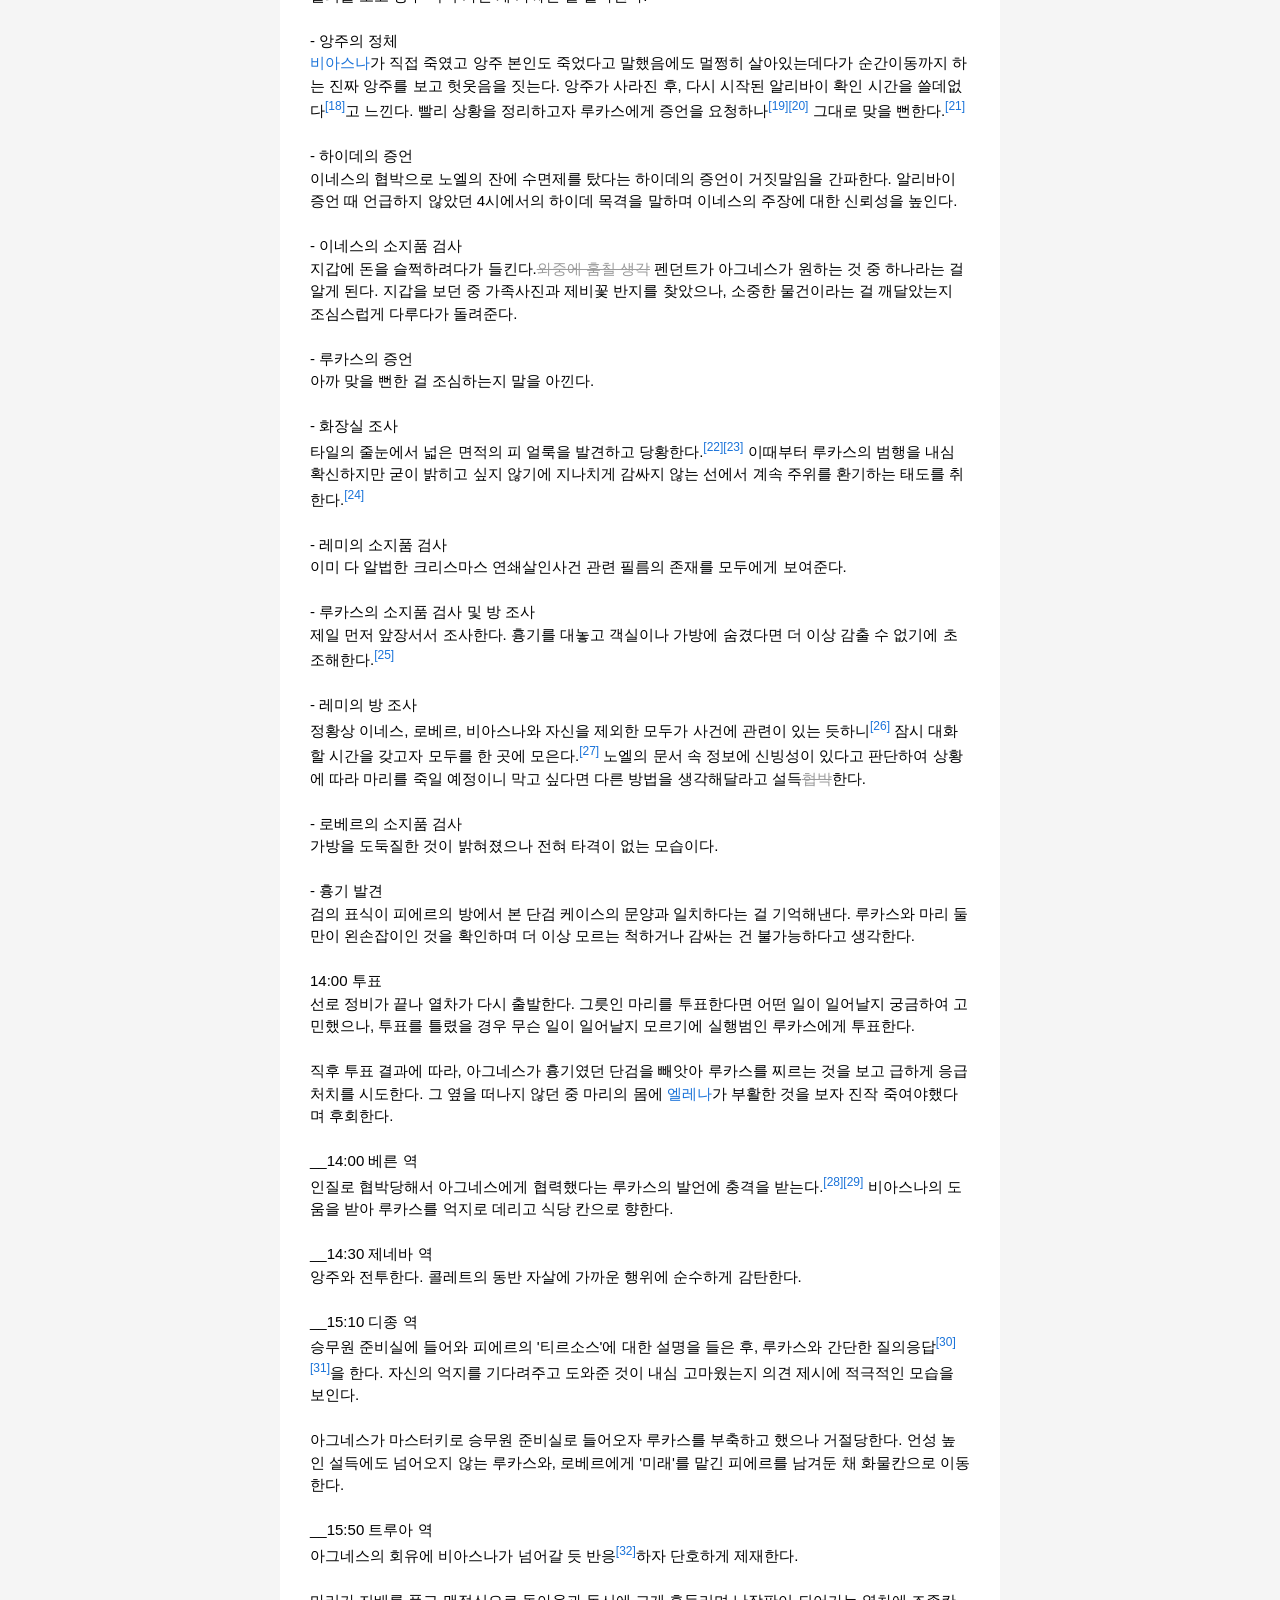
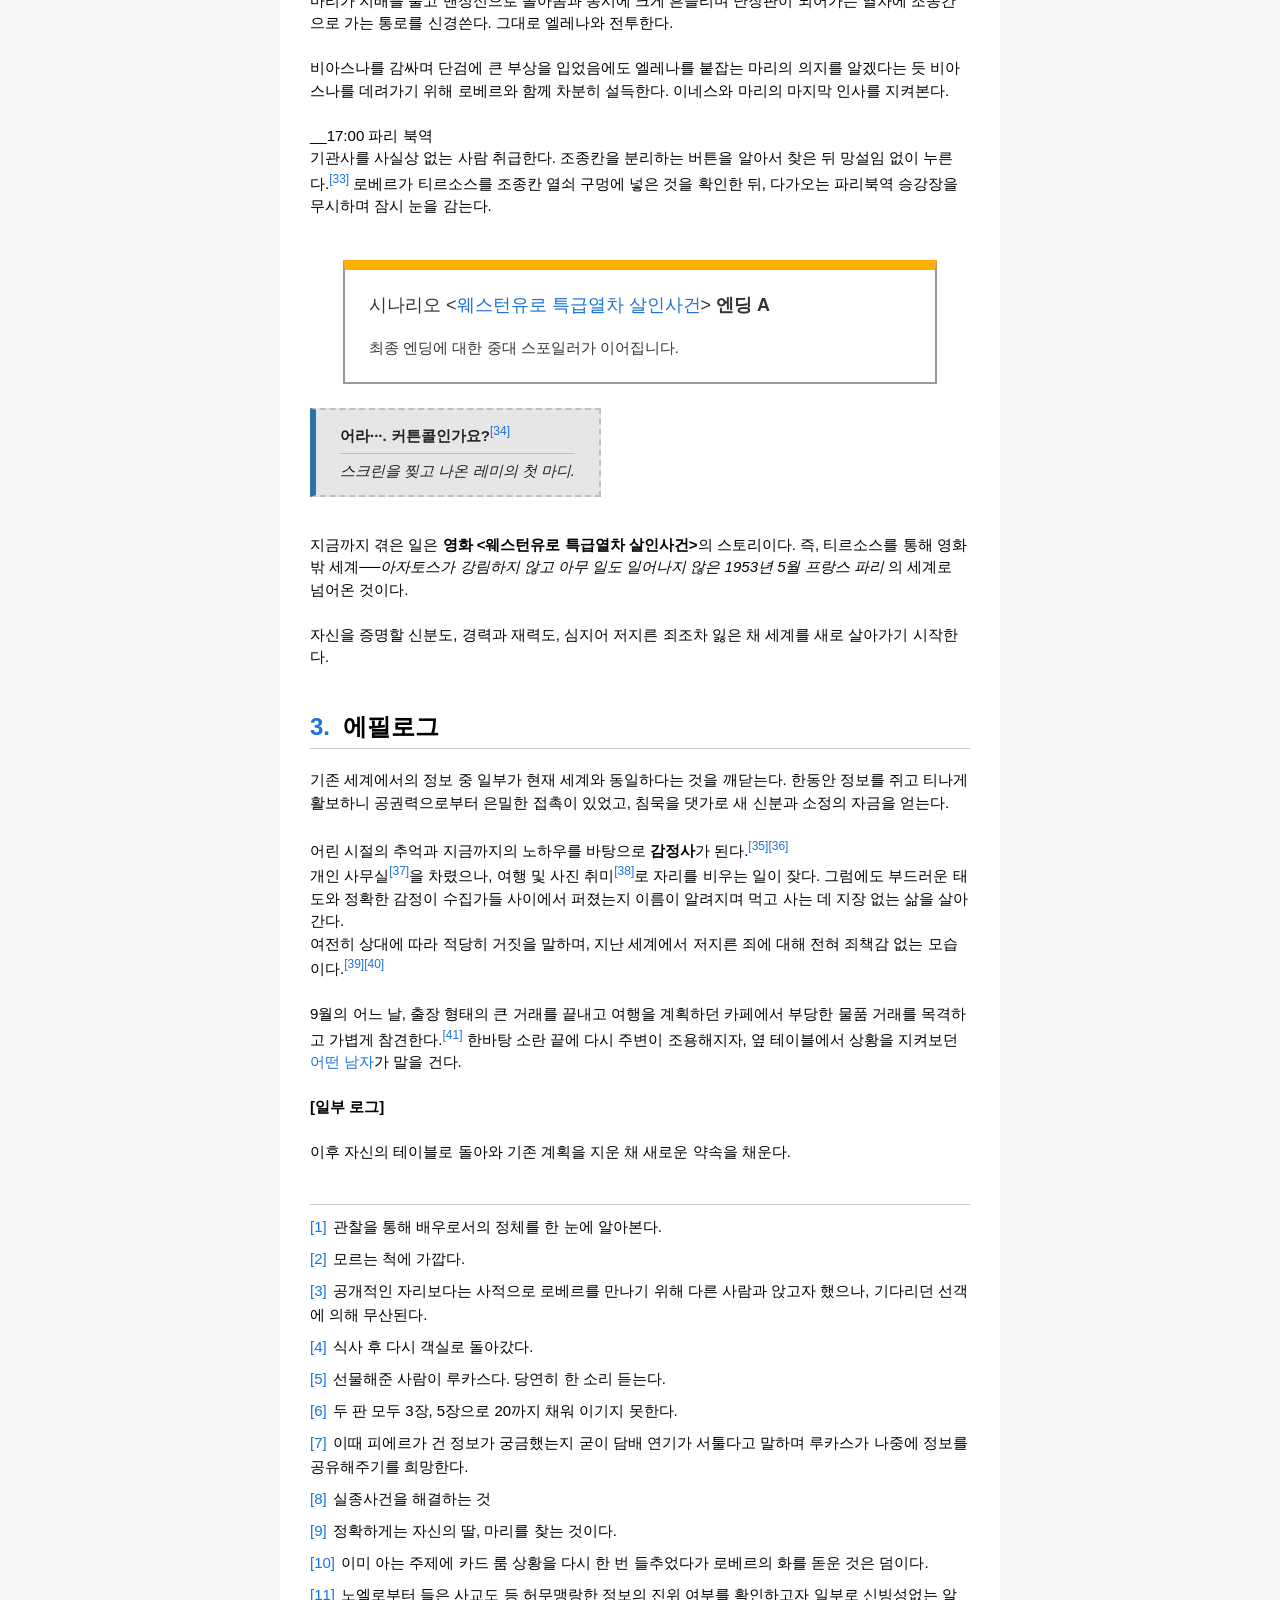
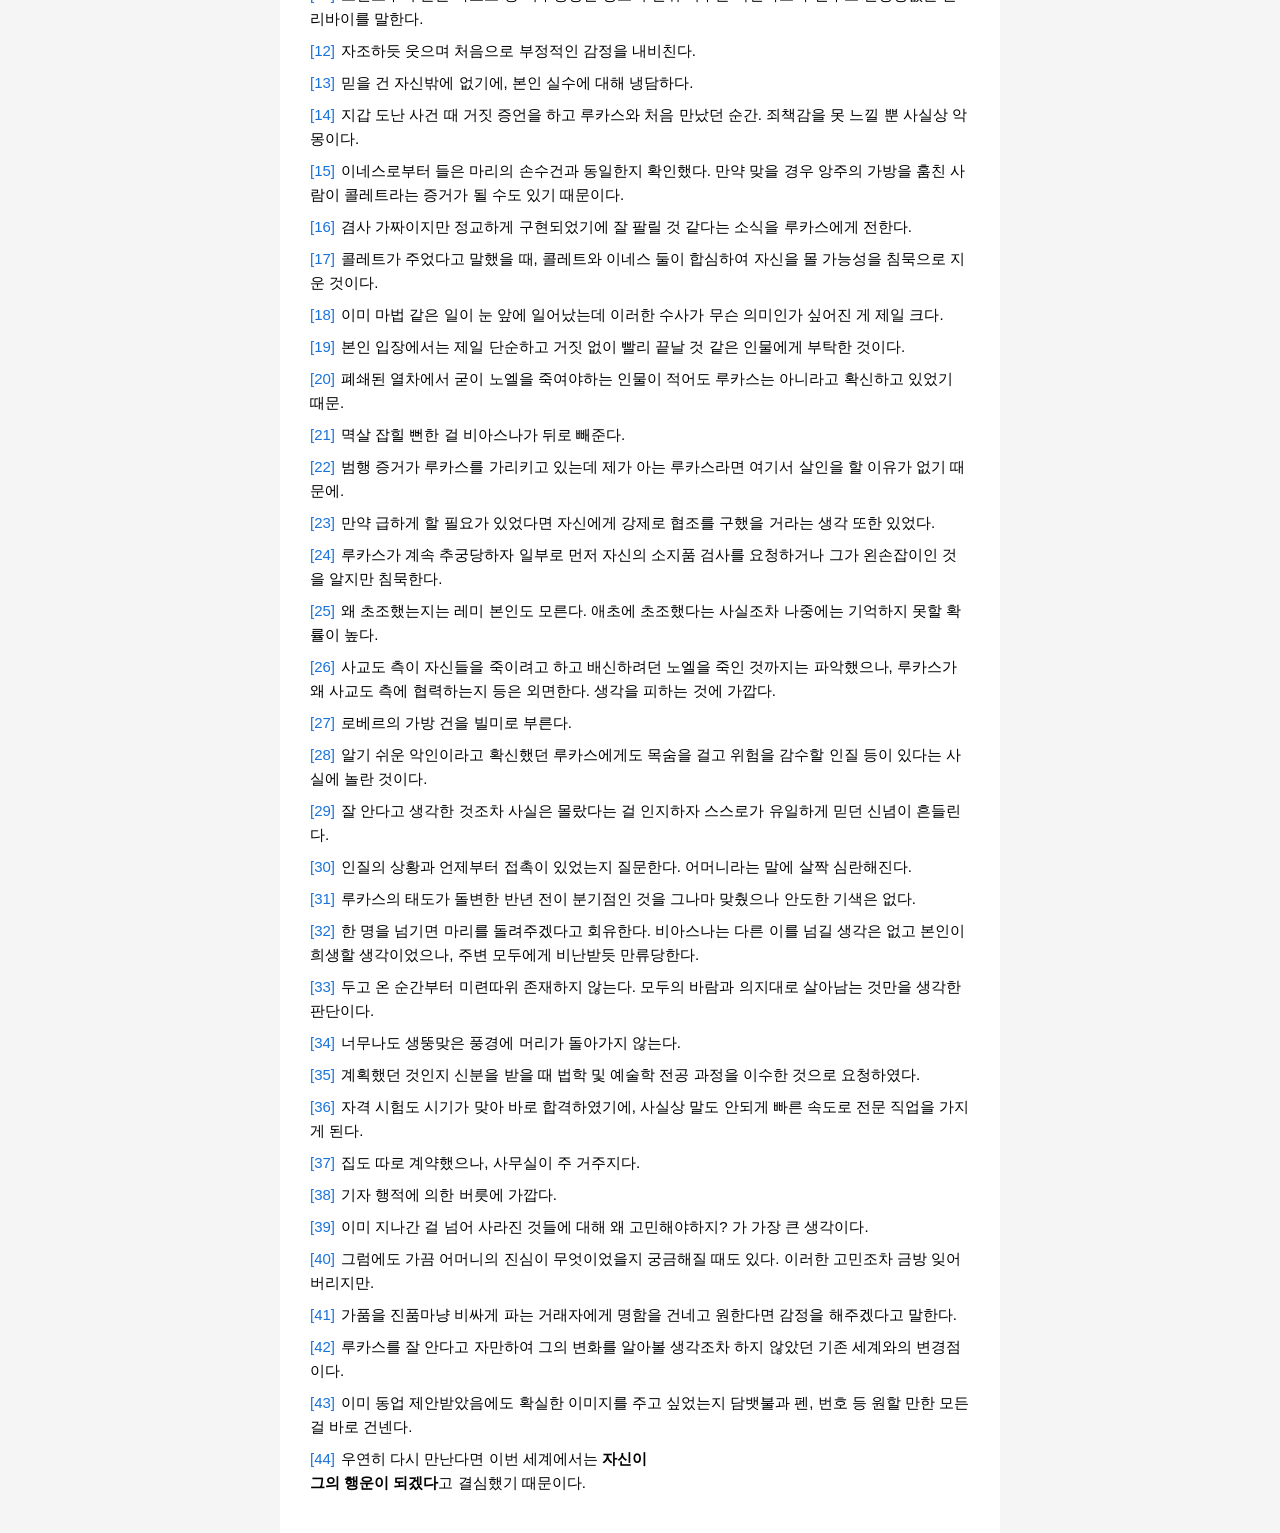
<file: remitrpg.html>
<!DOCTYPE html>
<html lang="ko">

<head>

<meta charset="UTF-8">
<meta name="viewport" content="width=device-width, initial-scale=1.0">

<title>레미 앙투안/세션 중 행적 - 위피</title>

<link rel="stylesheet" href="../style.css">

</head>

<body>

<div class="layout">

<main class="content">

<h1>레미 앙투안/세션 중 행적</h1>

<div class="wiki-category">
분류:<a href="#">웨스턴유로 특급열차 살인사건/세션</a>
</div>

<div class="wiki-parent-doc">
  <span class="parent-icon">↑</span>
  <span class="parent-label">상위 문서:</span>
  <a href="remi.html">레미 앙투안</a>
</div>

<div class="toc" id="toc">
  <button type="button" class="toc-toggle" id="toc-toggle" aria-expanded="true">
    <span class="toc-title">목차</span>
    <span class="toc-arrow">▼</span>
  </button>

  <div class="toc-body" id="toc-body">
    <ol id="toc-list"></ol>
  </div>
</div>

<div style="clear:both;"></div>
<br>

<h2>1일차</h2>
<p>
16:00<br>
출발 시간보다 일찍 도착하여 승강장 근처에서 암호 십자말풀이를 푼다. 노부부가 헤어질 때 3명이서 찍은 폴라로이드 사진을 선물로 주었는데, 뒷면을 메모장으로 사용 중이다. 앞면은 펜이 잘 안 보여서 적지 않았다.<br><br>
__17:00 베네치아 역(출발)<br><br>
17:10<br>라운지 바에서 <a href="#">앙주 드 모렐</a><span class="footnote" data-note="관찰을 통해 배우로서의 정체를 한 눈에 알아본다."></span>, <a href="#">콜레트 로랑</a>과 마주쳐 잠시 대화를 한다.<br>
유명 배우인 콜레트의 사진을 서슴없이 찍는 등 기삿거리가 절실한 모습을 보인다.<br><br>
17:30<br>소란을 듣고 찾아온 <a href="#">이네스 플리비오즈</a>, <a href="#">로베르 르노</a>와 만나게 된다.<br>
대화 도중 <a href="#">피에르 르노</a>로부터 소유한 펜의 가치에 대한 질문을 받으나, 선물 받아 잘 모르겠다고 답변한다.<span class="footnote" data-note="모르는 척에 가깝다."></span><br><br>
차장 <a href="#">아그네스 베넷</a>의 검표를 계기로 일어난 로베르의 티켓 분실에 대해 피에르가 주요 용의자임을 알아챈다. 적당히 로베르에게 언질을 주나, 오히려 티켓을 찾는다는 빌미로 자신의 수첩이 로베르 및 다른 인물들에게 들춰지게 된다. 이후 티켓을 찾는 것에는 크게 관심이 없는 듯 조사에 집중하지 않는 모습을 보인다.<br><br>
__19:00 밀라노 역<br>
식당 칸에서 오랜만에 <a href="#">루카스 모로</a>와 재회한다.<span class="footnote" data-note="공개적인 자리보다는 사적으로 로베르를 만나기 위해 다른 사람과 앉고자 했으나, 기다리던 선객에 의해 무산된다."></span> 자신이 이탈리아로 도망갔다는 사실은 기억하지 못한다는 듯 태평하게 메인디시를 나눠먹을 생각을 한다.
4인 테이블에 함께 앉은 것은 루카스와 함께 로베르와 피에르. 루카스와 함께 로베르를 도발하면서도 따로 둘이서 대화할 여지를 남겨둔다. 루카스의 도발적인 태도에 익숙한 모습이다.<br><br>
__20:00 스트레사 역<br>
카드 룸에서 <a href="#">하이데</a><span class="footnote" data-note="식사 후 다시 객실로 돌아갔다."></span>를 제외한 모두와 블랙잭을 한다. 첫 번째 판에서는 아까 언급한 자신의 펜<span class="footnote" data-note="선물해준 사람이 루카스다. 당연히 한 소리 듣는다."></span>을 걸고, 두 번째 판에서는 1만 프랑과 함께 정보를 내건다.<span class="footnote" data-note="두 판 모두 3장, 5장으로 20까지 채워 이기지 못한다."></span>
내건 정보의 값으로 '밀거래를 하는 앙주의 사진'을 보여준다. 이후 이네스와 시간을 두고 전망칸으로 향한다.<span class="footnote" data-note="이때 피에르가 건 정보가 궁금했는지 굳이 담배 연기가 서툴다고 말하며 루카스가 나중에 정보를 공유해주기를 희망한다."></span><br><br>
전망칸에서 이네스에게 필름을 파기하지 않음을 넌지시 알린다. 이네스의 목적<span class="footnote" data-note="실종사건을 해결하는 것"></span><span class="footnote" data-note="정확하게는 자신의 딸, 마리를 찾는 것이다."></span>을 듣고 자신의 목적과 맞물려 서로 협력하기를 약속한다. 이네스와 전망칸을 나서던 중 콜레트와 마주쳤고, 정체 모를 놋쇠 열쇠를 받는다.<br><br>
21:20<br>
이네스와 헤어진 후, 지금까지의 정보를 머릿속으로 정리하던 중 복도에서 루카스와 마주한다. 안 그래도 피에르의 정보가 무엇인지 궁금했기에 반겼고, 자신이 가진 로베르의 정보와 교환하여 카드 룸에서 일어난 일을 알게 된다.<br><br>
__21:30 브리크 역<br>
라운지 바에서 이네스, 로베르, 앙주와 함께 술을 마신다. 주문한 술은 제임슨. <span class='cancel_text'>너희 머선 고민 있나...</span><br>
스몰토크를 통해 앙주의 가방 분실 건을 알게 된다.<span class="footnote" data-note="이미 아는 주제에 카드 룸 상황을 다시 한 번 들추었다가 로베르의 화를 돋운 것은 덤이다."></span> 이후 갑자기 등장한 <a href="#">노엘</a>의 감정적인 도발에 침착하게 대응하면서도, 그가 가진 정보에 흥미를 보이며 객실까지 따라가려는 모습을 보이기도 한다.<br><br>
23:30<br>
노엘이 돌아간 뒤, 과음했다며 라운지 바를 벗어나 객실로 돌아간다.<br><br>
</p>

<h3>새벽 알리바이</h3>
<p>
00:00<br>
잠이 오지 않아 기삿거리를 찾으러 객실을 나선다. 적당히 복도를 어슬렁거리던 중 <i>누군가</i> 와 부딪힌다.<br><br>
00:30<br>
누군가와 부딪힌 것을 계기로 수첩을 분실한 걸 깨닫는다. 그때부터 기억이 모호한 채 열차 내를 돌아다닌다.<br><br>
02:30<br>
객실 복도를 나서는 그림자를 발견하여 잡으려고 했으나, 문을 여는 순간 사라져 있었다. 순간 겨우 정신이 들어 우선 자신의 객실로 돌아간다. 앙주의 가방 도둑과 동일인의 범행이 아닐까 고민한다.<br><br>
03:30<br>
복도로 다시 나가보니 피에르와 마주쳐서 30분 가량 대화를 한다.<br><br>
04:00<br>
소득 없이 객실로 돌아와 잠에 든다.<br><br>
<span class="spoiler-inline"><strong>[스포일러]</strong></span>
<span class="spoiler-content"><br><b>당연하게도 대부분의 알리바이가 거짓말이다. 아래가 실제 알리바이.</b><span class="footnote" data-note="노엘로부터 들은 사교도 등 허무맹랑한 정보의 진위 여부를 확인하고자 일부로 신빙성없는 알리바이를 말한다."></span><br><br>
00:30<br>
로베르의 객실에 잠입하여 검은 파일철을 촬영한다.<br><br>
01:30<br>
촬영을 끝내고 나가려던 순간 로베르가 객실로 복귀하여, 침대 밑에 로베르의 가방을 가지고 숨는다.<br><br>
02:00<br>
로베르가 자리를 비우자마자 본인의 객실로 향한다. 직후 침대에 숨던 도중 수첩을 떨어트렸다는 것을 깨닫고 갈등한다.<span class="footnote" data-note="자조하듯 웃으며 처음으로 부정적인 감정을 내비친다."></span><span class="footnote" data-note="믿을 건 자신밖에 없기에, 본인 실수에 대해 냉담하다."></span><br><br>
03:30<br>
다시 객실로 들어가 재빨리 수첩을 되찾기로 마음 먹으나, 로베르의 객실 앞에서 피에르와 마주친다. 피에르가 자신의 수첩을 가지고 있음을 확인하고 피에르의 객실로 따라간다.<br><br>
__03:40 뢰치베르크 터널<br>
피에르에게 수첩을 빌미로 자신의 객실로 돌아가 얌전히 있을 것을 협박받는다.<br><br>
04:00<br>
객실로 돌아가 그대로 잠에 든다. 신경이 예민해진 탓에 오랜만에 지난 과거에 대한 꿈<span class="footnote" data-note="지갑 도난 사건 때 거짓 증언을 하고 루카스와 처음 만났던 순간. 죄책감을 못 느낄 뿐 사실상 악몽이다."></span>을 꾼다.
</span>
<br><br>
</p>

<h2>2일차</h2>
<p>
07:30<br>
열차의 급브레이크로 인해 기상했다는 듯 객실 밖으로 나온다. 아그네스로부터 폭우로 인한 산사태로 선로가 막혔다는 소식을 듣는 동시에 노엘을 떠올리며 5호실을 바라본다. 이후 모두와 함께 객실에서 죽어있는 노엘을 발견한다.<br><br>
- 시신 및 5호실 조사<br>
노엘을 죽인 방식이 뒷골목 소속 전문가들이 하는 방식이라는 걸 알아챈다. 노엘이 보유했던 문서를 읽는다.<br><br>
- 로베르의 증언<br>
로베르의 마지막 기억이 객실이 아닌 콜레트가 준 물이라는 점을 부자연스럽게 여긴다.<br><br>
- 콜레트의 증언<br>
즉효성 수면제를 객실이 아닌 라운지 바에서 먹으려고 했다는 점을 이상하게 생각한다.<br><br>
- 콜레트의 소지품 검사<br>
핸드백 속 손수건을 펼쳐보았으나, 기대한 외형이 아니었기에 돌려놓는다.<span class="footnote" data-note="이네스로부터 들은 마리의 손수건과 동일한지 확인했다. 만약 맞을 경우 앙주의 가방을 훔친 사람이 콜레트라는 증거가 될 수도 있기 때문이다."></span><br><br>
- 레미의 증언<br>
뻔뻔하게 거짓말을 하며 모두의 반응을 살핀다. 몇 없는 진실 중 하나는 범인이 아니라는 것이다.<br><br>
- 이네스의 증언<br>
4시에 객실로 들어간 것에 대해 신빙성을 더해주는 증언을 가만히 듣고 있는다.<br><br>
- 앙주의 증언<br>
아까 문서의 영향으로 앙주보다는 하이데에게 관심이 있는 모습을 보인다. 4시에 객실로 돌아가며 하이데를 보았기에 거짓말을 하는지 확인하고자 여러 질문을 던지기도 한다.<br><br>
- 피에르의 증언<br>
레미가 로베르의 방 앞에서 1시간에 걸쳐 서성거렸다는 뉘앙스인 피에르의 증언을 슬쩍 정정한다.<br><br>
- 피에르의 소지품 검사<br>
감정서를 보고 위조된 것임을 알아챈다.<span class="footnote" data-note="겸사 가짜이지만 정교하게 구현되었기에 잘 팔릴 것 같다는 소식을 루카스에게 전한다."></span> 이후 피에르가 현재 가진 흑요석 단검이 새벽에 방에서 보았던 단검 케이스와는 다른 크기라는 것을 깨닫고, 피에르에게 또 다른 단검이 있을 가능성을 떠올린다.<br><br>
- 앙주의 소지품 검사<br>
콜레트의 가방 위치를 안다는 증언에 먼저 걸음을 옮긴다. 가방이 든 장식장을 위해 열쇠를 꺼내야하는 상황에 꺼림칙하다는 태도를 보인다. 일부로 열쇠의 출처를 먼저 입에 담지 않는다.<span class="footnote" data-note="콜레트가 주었다고 말했을 때, 콜레트와 이네스 둘이 합심하여 자신을 몰 가능성을 침묵으로 지운 것이다."></span> 가방 속 권총 및 스틸레토 등을 보고 앙주를 뒷세계 사람이라고 확신한다. 피에르가 가진 것과 동일하게 생긴 열쇠를 보고 앙주 쪽이 가진 게 가짜인 걸 알아챈다.<br><br>
- 앙주의 정체<br>
<a href="#">비아스나</a>가 직접 죽였고 앙주 본인도 죽었다고 말했음에도 멀쩡히 살아있는데다가 순간이동까지 하는 진짜 앙주를 보고 헛웃음을 짓는다. 앙주가 사라진 후, 다시 시작된 알리바이 확인 시간을 쓸데없다<span class="footnote" data-note="이미 마법 같은 일이 눈 앞에 일어났는데 이러한 수사가 무슨 의미인가 싶어진 게 제일 크다."></span>고 느낀다. 빨리 상황을 정리하고자 루카스에게 증언을 요청하나<span class="footnote" data-note="본인 입장에서는 제일 단순하고 거짓 없이 빨리 끝날 것 같은 인물에게 부탁한 것이다."></span><span class="footnote" data-note="폐쇄된 열차에서 굳이 노엘을 죽여야하는 인물이 적어도 루카스는 아니라고 확신하고 있었기 때문."></span> 그대로 맞을 뻔한다.<span class="footnote" data-note="멱살 잡힐 뻔한 걸 비아스나가 뒤로 빼준다."></span><br><br>
- 하이데의 증언<br>
이네스의 협박으로 노엘의 잔에 수면제를 탔다는 하이데의 증언이 거짓말임을 간파한다. 알리바이 증언 때 언급하지 않았던 4시에서의 하이데 목격을 말하며 이네스의 주장에 대한 신뢰성을 높인다.<br><br>
- 이네스의 소지품 검사<br>
지갑에 돈을 슬쩍하려다가 들킨다.<span class='cancel_text'>와중에 훔칠 생각</span> 펜던트가 아그네스가 원하는 것 중 하나라는 걸 알게 된다. 지갑을 보던 중 가족사진과 제비꽃 반지를 찾았으나, 소중한 물건이라는 걸 깨달았는지 조심스럽게 다루다가 돌려준다.<br><br>
- 루카스의 증언<br>
아까 맞을 뻔한 걸 조심하는지 말을 아낀다.<br><br>
- 화장실 조사<br>
타일의 줄눈에서 넓은 면적의 피 얼룩을 발견하고 당황한다.<span class="footnote" data-note="범행 증거가 루카스를 가리키고 있는데 제가 아는 루카스라면 여기서 살인을 할 이유가 없기 때문에."></span><span class="footnote" data-note="만약 급하게 할 필요가 있었다면 자신에게 강제로 협조를 구했을 거라는 생각 또한 있었다."></span> 이때부터 루카스의 범행을 내심 확신하지만 굳이 밝히고 싶지 않기에 지나치게 감싸지 않는 선에서 계속 주위를 환기하는 태도를 취한다.<span class="footnote" data-note="루카스가 계속 추궁당하자 일부로 먼저 자신의 소지품 검사를 요청하거나 그가 왼손잡이인 것을 알지만 침묵한다."></span><br><br>
- 레미의 소지품 검사<br>
이미 다 알법한 크리스마스 연쇄살인사건 관련 필름의 존재를 모두에게 보여준다.<br><br>
- 루카스의 소지품 검사 및 방 조사<br>
제일 먼저 앞장서서 조사한다. 흉기를 대놓고 객실이나 가방에 숨겼다면 더 이상 감출 수 없기에 초조해한다.<span class="footnote" data-note="왜 초조했는지는 레미 본인도 모른다. 애초에 초조했다는 사실조차 나중에는 기억하지 못할 확률이 높다."></span><br><br>
- 레미의 방 조사<br>
정황상 이네스, 로베르, 비아스나와 자신을 제외한 모두가 사건에 관련이 있는 듯하니<span class="footnote" data-note="사교도 측이 자신들을 죽이려고 하고 배신하려던 노엘을 죽인 것까지는 파악했으나, 루카스가 왜 사교도 측에 협력하는지 등은 외면한다. 생각을 피하는 것에 가깝다."></span> 잠시 대화할 시간을 갖고자 모두를 한 곳에 모은다.<span class="footnote" data-note="로베르의 가방 건을 빌미로 부른다."></span> 노엘의 문서 속 정보에 신빙성이 있다고 판단하여 상황에 따라 마리를 죽일 예정이니 막고 싶다면 다른 방법을 생각해달라고 설득<span class='cancel_text'>협박</span>한다.<br><br>
- 로베르의 소지품 검사<br>
가방을 도둑질한 것이 밝혀졌으나 전혀 타격이 없는 모습이다.<br><br>
- 흉기 발견<br>
검의 표식이 피에르의 방에서 본 단검 케이스의 문양과 일치하다는 걸 기억해낸다. 루카스와 마리 둘만이 왼손잡이인 것을 확인하며 더 이상 모르는 척하거나 감싸는 건 불가능하다고 생각한다.<br><br>
14:00 투표<br>
선로 정비가 끝나 열차가 다시 출발한다. 그릇인 마리를 투표한다면 어떤 일이 일어날지 궁금하여 고민했으나, 투표를 틀렸을 경우 무슨 일이 일어날지 모르기에 실행범인 루카스에게 투표한다.<br><br>
직후 투표 결과에 따라, 아그네스가 흉기였던 단검을 빼앗아 루카스를 찌르는 것을 보고 급하게 응급처치를 시도한다. 그 옆을 떠나지 않던 중 마리의 몸에 <a href="#">엘레나</a>가 부활한 것을 보자 진작 죽여야했다며 후회한다.<br><br>
__14:00 베른 역<br>
인질로 협박당해서 아그네스에게 협력했다는 루카스의 발언에 충격을 받는다.<span class="footnote" data-note="알기 쉬운 악인이라고 확신했던 루카스에게도 목숨을 걸고 위험을 감수할 인질 등이 있다는 사실에 놀란 것이다."></span><span class="footnote" data-note="잘 안다고 생각한 것조차 사실은 몰랐다는 걸 인지하자 스스로가 유일하게 믿던 신념이 흔들린다."></span> 비아스나의 도움을 받아 루카스를 억지로 데리고 식당 칸으로 향한다.<br><br>
__14:30 제네바 역<br>
앙주와 전투한다. 콜레트의 동반 자살에 가까운 행위에 순수하게 감탄한다.<br><br>
__15:10 디종 역<br>
승무원 준비실에 들어와 피에르의 '티르소스'에 대한 설명을 들은 후, 루카스와 간단한 질의응답<span class="footnote" data-note="인질의 상황과 언제부터 접촉이 있었는지 질문한다. 어머니라는 말에 살짝 심란해진다."></span><span class="footnote" data-note="루카스의 태도가 돌변한 반년 전이 분기점인 것을 그나마 맞췄으나 안도한 기색은 없다."></span>을 한다. 자신의 억지를 기다려주고 도와준 것이 내심 고마웠는지 의견 제시에 적극적인 모습을 보인다.<br><br>
아그네스가 마스터키로 승무원 준비실로 들어오자 루카스를 부축하고 했으나 거절당한다. 언성 높인 설득에도 넘어오지 않는 루카스와, 로베르에게 '미래'를 맡긴 피에르를 남겨둔 채 화물칸으로 이동한다.<br><br>
__15:50 트루아 역<br>
아그네스의 회유에 비아스나가 넘어갈 듯 반응<span class="footnote" data-note="한 명을 넘기면 마리를 돌려주겠다고 회유한다. 비아스나는 다른 이를 넘길 생각은 없고 본인이 희생할 생각이었으나, 주변 모두에게 비난받듯 만류당한다."></span>하자 단호하게 제재한다.<br><br>
마리가 지배를 풀고 맨정신으로 돌아옴과 동시에 크게 흔들리며 난장판이 되어가는 열차에 조종칸으로 가는 통로를 신경쓴다. 그대로 엘레나와 전투한다.<br><br>
비아스나를 감싸며 단검에 큰 부상을 입었음에도 엘레나를 붙잡는 마리의 의지를 알겠다는 듯 비아스나를 데려가기 위해 로베르와 함께 차분히 설득한다. 이네스와 마리의 마지막 인사를 지켜본다.<br><br>
__17:00 파리 북역<br>
기관사를 사실상 없는 사람 취급한다. 조종칸을 분리하는 버튼을 알아서 찾은 뒤 망설임 없이 누른다.<span class="footnote" data-note="두고 온 순간부터 미련따위 존재하지 않는다. 모두의 바람과 의지대로 살아남는 것만을 생각한 판단이다."></span> 로베르가 티르소스를 조종칸 열쇠 구멍에 넣은 것을 확인한 뒤, 다가오는 파리북역 승강장을 무시하며 잠시 눈을 감는다.<br><br>
</p>
<div class="spoiler-warning">
  <p class="spoiler-warning-title">
  시나리오 <<a href="https://www.postype.com/@night-tale/post/21093824">웨스턴유로 특급열차 살인사건</a>> <strong>엔딩 A</strong>
  </p>
  <p class="spoiler-warning-description">
    최종 엔딩에 대한 중대 스포일러가 이어집니다.
  </p>
</div>
<div class="quote-box">
<p><b>어라···. 커튼콜인가요?</b><span class="footnote" data-note="너무나도 생뚱맞은 풍경에 머리가 돌아가지 않는다."></span></p>
<hr class="quote-divider">
<p><i>스크린을 찢고 나온 레미의 첫 마디.</i></p>
</div><br><br>
<p>
지금까지 겪은 일은 <b>영화 <웨스턴유로 특급열차 살인사건></b>의 스토리이다. 즉, 티르소스를 통해 영화 밖 세계──<i>아자토스가 강림하지 않고 아무 일도 일어나지 않은 1953년 5월 프랑스 파리</i> 의 세계로 넘어온 것이다.<br><br>
자신을 증명할 신분도, 경력과 재력도, 심지어 저지른 죄조차 잃은 채 세계를 새로 살아가기 시작한다.
<br><br>
</p>

<h2>에필로그</h2>
<p>
기존 세계에서의 정보 중 일부가 현재 세계와 동일하다는 것을 깨닫는다. 한동안 정보를 쥐고 티나게 활보하니 공권력으로부터 은밀한 접촉이 있었고, 침묵을 댓가로 새 신분과 소정의 자금을 얻는다.<br><br>
어린 시절의 추억과 지금까지의 노하우를 바탕으로 <b>감정사</b>가 된다.<span class="footnote" data-note="계획했던 것인지 신분을 받을 때 법학 및 예술학 전공 과정을 이수한 것으로 요청하였다."></span><span class="footnote" data-note="자격 시험도 시기가 맞아 바로 합격하였기에, 사실상 말도 안되게 빠른 속도로 전문 직업을 가지게 된다."></span><br>
개인 사무실<span class="footnote" data-note="집도 따로 계약했으나, 사무실이 주 거주지다."></span>을 차렸으나, 여행 및 사진 취미<span class="footnote" data-note="기자 행적에 의한 버릇에 가깝다."></span>로 자리를 비우는 일이 잦다. 그럼에도 부드러운 태도와 정확한 감정이 수집가들 사이에서 퍼졌는지 이름이 알려지며 먹고 사는 데 지장 없는 삶을 살아간다.<br>
여전히 상대에 따라 적당히 거짓을 말하며, 지난 세계에서 저지른 죄에 대해 전혀 죄책감 없는 모습이다.<span class="footnote" data-note="이미 지나간 걸 넘어 사라진 것들에 대해 왜 고민해야하지? 가 가장 큰 생각이다."></span><span class="footnote" data-note="그럼에도 가끔 어머니의 진심이 무엇이었을지 궁금해질 때도 있다. 이러한 고민조차 금방 잊어버리지만."></span><br><br>
9월의 어느 날, 출장 형태의 큰 거래를 끝내고 여행을 계획하던 카페에서 부당한 물품 거래를 목격하고 가볍게 참견한다.<span class="footnote" data-note="가품을 진품마냥 비싸게 파는 거래자에게 명함을 건네고 원한다면 감정을 해주겠다고 말한다."></span> 한바탕 소란 끝에 다시 주변이 조용해지자, 옆 테이블에서 상황을 지켜보던 <a href="remi.html#section-5">어떤 남자</a>가 말을 건다.<br><br>
<span class="spoiler-inline"><strong>[일부 로그]</strong></span>
<span class="spoiler-content"><br><br>
<span class="spoiler-quote">
거기 너 잠깐.<br>
방금 꽤나 간단하게 알아보던데. 그쪽에서 일하나보지?<br>
<p-1><i>아무래도 전문가지. 너도 관심이 있어보이는데.</i></p-1><br>
쓸모있어 보이는 건 그냥 지나칠 수가 없지.<br>
나는 <a href="#">루카스 모로</a>. 브로커인데 어때. 해보겠어? 좀 큰 건 하나 잡을 수 있을 것 같은데.<br>
<p-1><i>우연이네, 나도 가치 있는 건 한 눈에 잘 알아봐서 말이야.</i></p-1><br>
관심있거든 내일 이 시간에 여기로 다시 오도록 해.<br>
</span>
<span class="spoiler-quote">
이 루카스는 나와의 학창 시절도, 열차에서의 일도 겪지 않았다. 결코 나의 <i>은인</i> 은 아니지만···<br>
그래도 한 가지만은 단언할 수 있다.<br>
내가 세상에서 가장 잘 아는, 그리고 알아가고 싶은 인물이다.<span class="footnote" data-note="루카스를 잘 안다고 자만하여 그의 변화를 알아볼 생각조차 하지 않았던 기존 세계와의 변경점이다."></span>
</span><br><br>
이 세계에서도 또 다시 루카스와 만나게 된다.<span class="footnote" data-note="이미 동업 제안받았음에도 확실한 이미지를 주고 싶었는지 담뱃불과 펜, 번호 등 원할 만한 모든 걸 바로 건넨다."></span><span class="footnote" data-note="우연히 다시 만난다면 이번 세계에서는 <b>자신이<br>그의 행운이 되겠다</b>고 결심했기 때문이다."></span>
</span><br><br>
이후 자신의 테이블로 돌아와 기존 계획을 지운 채 새로운 약속을 채운다.
</p>

<section class="footnotes-section">
<ol id="footnotes-list"></ol>
</section>

</main>

</div>

<script src="../script.js"></script>

</body>
</html>
</file>
<file: style.css>
body {
  margin: 0;
  font-family: Arial, sans-serif;
  background: #f5f5f5;
}

/* 헤더 */
.header {
  background: #2f6fab;
  color: white;
}

.header-inner {
  max-width: 1000px;
  margin: auto;
  display: flex;
  align-items: center;
  justify-content: space-between;
  padding: 15px;
}

.logo {
  margin: 0;
  font-size: 22px;
}

.logo a {
  color: white;
  text-decoration: none;
}

.logo a:visited {
  color: white;
}

.topnav a {
  color: white;
  margin-left: 20px;
  text-decoration: none;
  font-weight: bold;
}

.topnav a:visited {
  color: white;
}

.topnav a:hover {
  text-decoration: underline;
}

/* 레이아웃 */
.layout {
  max-width: 720px;
  margin: 0 auto;
}

.content {
  background: white;
  padding: 30px;
}

/* 분류 */
.wiki-category {
  border: 1px solid #d8d8d8;
  border-radius: 4px;
  background: #fff;
  padding: 6px 10px;
  margin: 20px 0 28px 0;
  font-size: 14px;
}

.wiki-category strong {
  font-weight: 700;
  color: #222;
}

.wiki-category a {
  color: #1a73d9;
  text-decoration: none;
}

.wiki-category a:hover {
  text-decoration: underline;
}

.wiki-parent-doc {
  display: flex;
  align-items: center;
  gap: 4px;
  margin: 18px 0 30px 0;
  font-size: 16px;
}

/*상위 문서*/
.parent-icon {
  width: 20px;
  height: 20px;
  border-radius: 50%;
  background: #2f6fab;
  color: #fff;
  display: inline-flex;
  align-items: center;
  justify-content: center;
  font-size: 10px;
  font-weight: 900;
  line-height: 1;
  flex-shrink: 0;
}

.parent-label {
  color: #222;
  font-weight: 400;
}

.wiki-parent-doc a {
  color: #1a73d9;
  text-decoration: none;
}

.wiki-parent-doc a:hover {
  text-decoration: underline;
}

/* 대사 */
.quote-box {
  display: inline-block;
  border: 2px dashed #bfbfbf;
  border-left: 6px solid #2f6fab;
  background: #e6e6e6;
  padding: 12px 24px;
  margin: 4px 0;
  font-size: 17px;
  line-height: 1.7;
  font-weight: 400;
  color: #222;
  box-sizing: border-box;
  max-width: 100%;
}

.quote-box p {
  margin: 0;
}

.quote-divider {
  border: none;
  border-top: 1px solid #bfbfbf;
  margin: 6px 0;
}

.quote-box-b {
  display: inline-block;
  border: 2px dashed #bfbfbf;
  border-left: 6px solid #7bc67b;
  background: #e6e6e6;
  padding: 12px 24px;
  font-size: 15px;
  line-height: 1.7;
  color: #222;
  box-sizing: border-box;
  max-width: 100%;
}

.quote-box-a {
  display: inline-block;
  border: 2px dashed #bfbfbf;
  border-left: 6px solid #7bc67b;
  background: #e6e6e6;
  padding: 12px 24px;
  font-size: 15px;
  line-height: 1.7;
  font-weight: 700;
  color: #222;
  box-sizing: border-box;
  max-width: 100%;
}

.quote-box-a p {
  margin: 0;
}

.quote-divider {
  border: none;
  border-top: 1px solid #bfbfbf;
  margin: 6px 0;
}

.description-box {
  margin: 10px 0;
  padding: 10px 15px;
  background: #f7f7f7;
  border: 1px solid #d5d5d5;
  font-size: 15px;
  line-height: 1.5;
  box-sizing: border-box;
  width: 55%;
}

/* 목차 */
.toc {
  border: 1px solid #cfcfcf;
  background: #fff;
  padding: 0;
  margin: 20px 0;
  width: 200px;
}

.toc_p {
  border: 1px solid #cfcfcf;
  background: #fff;
  padding: 0;
  margin: 20px 0;
  width: 240px;
}

.toc_r {
  border: 1px solid #cfcfcf;
  background: #fff;
  padding: 0;
  margin: 20px 0;
  width: 160px;
}

.toc-toggle {
  width: 100%;
  display: flex;
  align-items: center;
  justify-content: space-between;
  padding: 14px 18px;
  background: none;
  border: none;
  font-size: 1.1rem;
  font-weight: bold;
  cursor: pointer;
  text-align: left;
}

.toc-title {
  display: flex;
  align-items: center;
  gap: 6px;
  font-weight: 500;
}

.toc-arrow {
  font-size: 1.1rem;
  line-height: 1;
  transition: transform 0.2s ease;
}

.toc-toggle.collapsed .toc-arrow {
  transform: rotate(-90deg);
}

.toc-body {
  padding: 0 18px 18px 18px;
}

.toc-body.hidden {
  display: none;
}

#toc-list {
  margin: 0;
  padding-left: 0;
  list-style: none;
}

#toc-list li {
  margin: 6px 0;
}

#toc-list a {
  text-decoration: none;
  color: #1a73d9;
}

#toc-list a:hover {
  text-decoration: underline;
}

.toc-num {
  margin-right: 6px;
  font-weight: 400;
  letter-spacing: -0.05em;
}

.toc-text {
  color: #222;
  text-decoration: none;
}

.toc-text:hover {
  text-decoration: underline;
}

.toc-sublist {
  margin-top: 6px;
  padding-left: 1.4em;
  list-style: none;
}

/*스포일러*/
.spoiler-inline {
  cursor: pointer;
  display: inline-block;
}

.spoiler-content {
  display: none;
}

/* 스포일러 전용 대사 박스 */
.spoiler-quote {
  display: inline-block;
  border: 2px dashed #bfbfbf;
  border-left: 6px solid #2f6fab;
  background: #e6e6e6;
  padding: 12px 24px;
  margin: 4px 0;
  font-size: 15px;
  line-height: 1.7;
  font-weight: 400;
  color: #222;
  box-sizing: border-box;
  max-width: 100%;
}

.spoiler-quote p {
  margin: 0;
}

.spoiler-quote-divider {
  display: block;
  width: 100%;
  border-top: 1px solid #bfbfbf;
  margin: 6px 0;
}

/* 본문 링크 스타일 */
.content a {
  color: #1a73d9;
  text-decoration: none;
}

.content a:visited {
  color: #1a73d9;
}

.content a:hover {
  text-decoration: underline;
}

.content a.hidden-link {
  color: #f5f5f5;
}

.content a.hidden-link:visited {
  color: #f5f5f5;
}

.content a.hidden-link:hover {
  text-decoration: underline;
  text-decoration-color: #1a73d9;
}

/* 제목 */
h2 {
  border-bottom: 1px solid #ccc;
  padding-bottom: 5px;
}

h3 {
  border-bottom: 1px solid #ccc;
  padding-bottom: 5px;
}

.content p {
  font-size: 15px;
  line-height: 1.5;
}

.content p-1 {
  font-size: 15px;
  line-height: 1.5;
  color: #777;
}

.char-line {
  font-size: 15px;
  /* 다른 p와 동일 */
  margin: 0;
  /* 위아래 간격 제거 */
  line-height: 1.5;
  /* 기존과 맞춤 */
}

/* 등장인물 목록 */
.character-list {
  list-style: none;
  padding: 0;
}

.character-list li {
  margin-bottom: 10px;
}

.character-list a {
  color: #0366d6;
  text-decoration: none;
}

.character-list a:hover {
  text-decoration: underline;
}

.cancel_text {
  color: #9a9a9a;
  text-decoration: line-through;
}

.cancel_text:hover {
  text-decoration: none;
}

/* 인포박스 */
.character-infobox {
  width: 340px;
  border: 1px solid #b5b5b5;
  float: right;
  margin: 0 0 20px 20px;
  font-size: 14px;
  background: #e6e6e6;
}

.character-infobox1 {
  width: 340px;
  border: 1px solid #b5b5b5;
  margin: 0 0 20px 20px;
  font-size: 14px;
  background: #e6e6e6;
}

.char-title {
  background: #c4bbc8;
  text-align: center;
  padding: 10px;
  color: #fff;
}

.char-title1 {
  background: #827675;
  text-align: center;
  padding: 10px;
  color: #fff;
}

.char-name-ko {
  font-size: 20px;
  font-weight: 700;
}

.char-name-jp {
  display: inline-block;
  text-align: left;
}

.char-name-sub {
  font-size: 16px;
  font-weight: 700;
  display: inline-block;
  text-align: center;
  margin-top: 0;
}

.char-name-sub_ {
  margin-top: 5px;
  font-size: 10px;
  font-weight: 700;
  display: block;
  text-align: left;
  margin-bottom: -1px;
}

.char-name-sub rt {
  font-size: 0.55em;
  font-weight: 400;
}

.char-image img {
  width: 100%;
  display: block;
}

.info-row {
  display: flex;
  border-top: 1px solid #b5b5b5;
}

.info-label {
  width: 28%;
  background: #c4bbc8;
  padding: 8px;
  font-weight: bold;
  text-align: center;
  color: #fff;
  display: flex;
  align-items: center;
  justify-content: center;
}

.info-label1 {
  width: 28%;
  background: #827675;
  padding: 8px;
  font-weight: bold;
  text-align: center;
  color: #eee;
  display: flex;
  align-items: center;
  justify-content: center;
}

.info-value {
  flex: 1;
  padding: 8px;
  background: #fff;
}

.info-value1 {
  flex: 1;
  padding: 8px;
  background: #dcdcdc;
  text-align: center;
  color: #222222;
}

.info-more summary {
  cursor: pointer;
  text-align: center;
  font-weight: bold;
  padding: 8px;
  background: #c4bbc8;
  color: #fff;
  border-top: 1px solid #b5b5b5;
}

.info-more1 summary {
  cursor: pointer;
  text-align: center;
  font-weight: bold;
  padding: 8px;
  background: #555;
  color: #eee;
  border-top: 1px solid #b5b5b5;
}

/* Navbox */
.navbox {
  width: 75%;
  max-width: 800px;
  margin: 40px auto;
  border: 2px solid #101010;
  font-size: 14px;
  background: #fff;
}

.navbox-title {
  background: #101010;
  color: #a79a93;
  font-weight: bold;
  text-align: center;
  padding: 12px;
  font-size: 16px;
}

.navbox-title a,
.navbox-title a:visited {
  color: #a79a93;
  font-weight: 700;
  text-decoration: none;
  font-size: 20px;
  line-height: 1.1;
  display: block;

}

.navbox-title-3 {
  background: WHITE;
  color: #111;
  font-weight: bold;
  text-align: center;
  padding: 12px;
  font-size: 16px;
}

.navbox-title-3 a,
.navbox-title-3 a:visited {
  color: #111;
  font-weight: 700;
  text-decoration: none;
  font-size: 20px;
  line-height: 1.1;
  display: block;

}

.navbox-header {
  text-align: center;
  padding: 8px;
}

.navbox-subtitle {
  display: inline-block;
  font-size: 13px;
  margin-bottom: 8px;
  padding: 3px 4px;
  border-radius: 4px;
  background: #a79a93;
  color: #fefafb;
}

.navbox-subtitle-3 {
  display: inline-block;
  font-size: 13px;
  margin-bottom: 8px;
  padding: 3px 4px;
  border-radius: 4px;
  background: #222;
  color: #fefafb;
}

.navbox-toggle {
  text-align: center;
  font-weight: bold;
  cursor: pointer;
  margin: 8px 0;
}

.navbox-table {
  width: 100%;
  border-collapse: collapse;
}

.navbox-table th,
.navbox-table td {
  border: 1px solid #ddd;
  padding: 6px;
}

.navbox-center {
  text-align: center;
}

.navbox-section-00 {
  background: #456f65;
  color: white;
}

.navbox-section-01 {
  width: 25%;
  background: #273335;
  color: white;
}

.navbox-section-02 {
  width: 25%;
  background: #f5eedd;
  color: #222;
}

.navbox-section-03 {
  width: 25%;
  background: #c4bbc8;
  color: white;
}

.navbox-section-04 {
  width: 25%;
  background: #f0e1da;
  color: #222;
}

.navbox-section-00-1 {
  background: #21313f;
  color: white;
}

.navbox-section-01-1 {
  width: 25%;
  background: #c6cedb;
  color: white;
}

.navbox-section-02-1 {
  width: 25%;
  background: #f3f4ec;
  color: #444;
}

.navbox-section-03-1 {
  width: 25%;
  background: #dfdbea;
  color: #444;
}

.navbox-section-04-1 {
  width: 25%;
  background: #f5ba96;
  color: white;
}

.navbox-section-00-2 {
  background: #000;
  color: white;
}

.navbox-section-01-2 {
  width: 25%;
  background: #fff;
  color: #222;
}

.navbox-section-02-2 {
  width: 25%;
  background: #fff;
  color: #222;
}

.navbox-section-03-2 {
  width: 25%;
  background: #c25e5b;
  color: white;
}

.navbox-section-04-2 {
  width: 25%;
  background: #fff;
  color: #222;
}

.navbox-section-01-3 {
  width: 25%;
  background: #F5A9A9;
  color: WHITE;
}

.navbox-section-02-3 {
  width: 25%;
  background: #8ac2b5;
  color: #222;
}

.navbox-section-03-3 {
  width: 25%;
  background: #ed8d53;
  color: white;
}

.navbox-section-04-3 {
  width: 25%;
  background: #ddf0f6;
  color: #222;
}

.navbox-table a {
  text-decoration: none;
  color: #0645ad;
}

.navbox-table a:hover {
  text-decoration: underline;
}

/* 각주 */
.footnote {
  color: #0275d8;
  cursor: pointer;
  font-size: 0.8em;
  vertical-align: super;
}

.footnote-popup {
  position: absolute;
  background: white;
  border: 1px solid #ccc;
  padding: 10px;
  max-width: 300px;
  font-size: 13px;
  box-shadow: 0 2px 6px rgba(0, 0, 0, 0.2);
  z-index: 999;
  display: none;
}

.footnote-ref {
  color: #0275d8;
  cursor: pointer;
  font-size: 0.8em;
  vertical-align: super;
  text-decoration: none;
}

.footnote-ref:hover {
  text-decoration: underline;
}

.footnote-tooltip {
  position: absolute;
  display: none;
  max-width: min(320px, calc(100vw - 24px));
  padding: 8px 10px;
  background: #fff;
  border: 1px solid #cfcfcf;
  box-shadow: 0 2px 8px rgba(0, 0, 0, 0.15);
  font-size: 13px;
  line-height: 1.45;
  z-index: 9999;
  box-sizing: border-box;
  white-space: normal;
  overflow-wrap: break-word;
  word-break: keep-all;
}

#footnotes-list {
  font-size: 15px;
}

#footnotes-list li {
  font-size: inherit;
  line-height: 1.5;
}

@media (max-width: 768px) {
  .footnote-tooltip {
    max-width: calc(100vw - 16px);
    font-size: 12px;
    line-height: 1.5;
  }
}

.footnotes-section {
  margin-top: 40px;
  padding-top: 10px;
  border-top: 1px solid #ccc;
}

.footnotes-section h2 {
  margin-bottom: 12px;
}

#footnotes-list {
  list-style: none;
  padding-left: 0;
  margin: 0;
}

#footnotes-list li {
  margin-bottom: 8px;
  line-height: 1.6;
}

.footnote-note-number {
  margin-right: 6px;
}

.footnote-backlink {
  color: #0275d8;
  text-decoration: none;
  font-size: 1em;
  cursor: pointer;
}

.footnote-backlink:hover {
  text-decoration: underline;
}

/* 문단 번호 */
.section-number {
  color: #1a73d9;
  text-decoration: none;
  font-weight: 700;
  margin-right: 6px;
}

.section-number:hover {
  text-decoration: underline;
}

/* 작성 중 팝업 오버레이 */
.page-status-overlay {
  position: fixed;
  inset: 0;
  background: rgba(0, 0, 0, 0.28);
  display: none;
  align-items: center;
  justify-content: center;
  z-index: 10000;
  padding: 20px;
  box-sizing: border-box;
}

/* 팝업 박스 */
.page-status-popup {
  width: min(360px, calc(100vw - 32px));
  background: #fff;
  border: 1px solid #cfcfcf;
  box-shadow: 0 8px 24px rgba(0, 0, 0, 0.18);
  padding: 18px 20px;
  text-align: center;
  line-height: 1.6;
  font-size: 14px;
  color: #222;
  box-sizing: border-box;
}

.page-status-popup strong {
  display: block;
  margin-bottom: 6px;
  font-size: 15px;
}

.series-box {
  width: 100%;
  border: 2px solid #101010;
  background: #f3f3f3;
  box-sizing: border-box;
  margin: 20px 0;
}

.series-title {
  background: #101010;
  color: #fff;
  text-align: center;
  font-size: 0.95rem;
  font-weight: 600;
  padding: 8px 8px;
  border-bottom: 1px solid #cfcfcf;
}

.series-row {
  display: grid;
  grid-template-columns: 1fr 88px 1fr 88px 1fr;
  align-items: stretch;
}

.series-item,
.series-arrow {
  min-height: 56px;
  display: flex;
  flex-direction: column;
  justify-content: center;
  align-items: center;
  border-right: 1px solid #cfcfcf;
  padding: 4px 8px;
  box-sizing: border-box;
  background: #fff;
  text-align: center;
}

.series-item.current {
  background: #f3f3f3;
  font-weight: 700;
}

.series-row>*:last-child {
  border-right: none;
}

.series-item a,
.series-item span {
  line-height: 1.35;
  word-break: keep-all;
  font-size: 0.9rem;
}

.series-item a {
  color: #0b66d1;
  text-decoration: none;
}

.series-item a:hover {
  text-decoration: underline;
}

.series-item.current span {
  color: #000;
}

.series-ep {
  margin-top: 4px;
  color: #222;
  line-height: 1.4;
  word-break: keep-all;
  font-size: 0.75rem;
  font-weight: 400;
}

.series-arrow {
  font-size: 1rem;
  font-weight: 500;
  color: #222;
}

.content .character-tree {
  font-size: inherit;
  line-height: inherit;
  margin: 0;
  padding-left: 28px;
}

.character-tree li {
  line-height: inherit;
  margin: 0;
}

.character-tree>li {
  margin-bottom: 20px;
}

.character-tree>li>ul {
  margin: 4px 0 0 0;
  padding-left: 28px;
}

.character-tree>li>ul>li {
  margin: 10px 0;
}

.character-tree a {
  color: #1a73d9;
  text-decoration: none;
}

.character-tree a:visited {
  color: #1a73d9;
}

.character-tree a:hover {
  text-decoration: underline;
}

/* ===========================
   초고교급 학생 틀
=========================== */

.ultimate-box {
  width: 90%;
  border: 1px solid #cfcfcf;
  background: #f5f5f5;
  box-sizing: border-box;
  margin: 25px auto;
}

.ultimate-title {

  background: #dddddd;

  text-align: center;

  padding: 6px;

  font-size: 15px;

  font-weight: bold;

  line-height: 1.45;

}

.ultimate-title a {

  color: #0b66d1;

  text-decoration: none;

}

.ultimate-title a:hover {

  text-decoration: underline;

}

.ultimate-grid {

  display: grid;

  grid-template-columns: repeat(6, 1fr);

  gap: 10px;

  padding: 10px;

}

.ultimate-grid-a {

  display: grid;

  grid-template-columns: repeat(7, 1fr);

  gap: 10px;

  padding: 10px;

}

.ultimate-card {

  text-align: center;

}

.ultimate-job {

  border-radius: 6px;

  color: #fff;

  font-size: 13px;

  padding: 2px 6px;

  margin-bottom: 4px;

}

.ultimate-name {

  font-size: 13px;

  line-height: 1.1;

}

.ultimate-name a {

  color: #0b66d1;

  text-decoration: none;

}

.ultimate-name a:hover {

  text-decoration: underline;

}

.gift-table {
  width: 66%;
  border-collapse: collapse;
  margin: 20px 0;
  table-layout: fixed;
}

.gift-table th,
.gift-table td {
  border: 1px solid #d8d8d8;
  padding: 14px 18px;
  font-size: 15px;
  line-height: 1.5;
  text-align: center;
  vertical-align: middle;
  font-weight: 400;
}

.gift-table th {
  width: 45%;
  background: #fafafa;
}

.gift-table td {
  background: #fff;
}

.punishment-box {
  margin: 20px 0;
  padding: 10px 12px;
  border: 1px solid #ced3d8;
  background-color: #f8f8f8;
  color: #222;
  line-height: 1.3;
  font-size: 15px;
}

.image-popup-link {
  color: #008000;
  text-decoration: underline;
  cursor: pointer;
}

/* 이미지 프레임 */

.image-frame {

  width: 100%;

  margin: 20px 0;

  border: 1px solid #555;

  background: #000;

  box-sizing: border-box;

  padding-top: 4px;

}

/* 이미지 */

.image-frame img {

  display: block;

  width: 98%;

  height: auto;

  margin: 0 auto;

  margin-bottom: 5px;

}

/* 아래 검은 설명 */

.image-caption {

  background: #000;

  color: #fff;

  text-align: center;

  padding: 7px 10px;

  font-size: 15px;

  font-weight: 700;

  border-top: 1px solid #fff;

}

/* 배경 */
.image-popup {
  display: none;
  position: fixed;
  inset: 0;

  background: rgba(0, 0, 0, .6);

  justify-content: center;
  align-items: center;

  z-index: 9999;
}

/* 팝업창 */
.image-popup-window {

  background: #fff;

  padding: 12px;

  border-radius: 6px;

  box-shadow: 0 8px 30px rgba(0, 0, 0, .35);

  cursor: default;
}

/* 이미지 */
#imagePopupImg {

  display: block;

  max-width: 85vw;
  max-height: 85vh;

  width: auto;
  height: auto;

  object-fit: contain;

  cursor: zoom-in;

  user-select: none;
  -webkit-user-drag: none;
}

.trivia-list {
  font-size: 15px;
  line-height: 1.6;
  padding-left: 24px;
}

.trivia-list li {
  margin: 8px 0;
}

.trivia-list ul {
  margin-top: 8px;
  padding-left: 28px;
}

.trivia-list ul li {
  margin: 6px 0;
}

.trivia-list>li {
  margin-bottom: 18px;
}

.trivia-list>li:last-child {
  margin-bottom: 0;
}

/* ===========================
   나무위키 스포일러 경고 틀
=========================== */

.spoiler-warning {
  width: 90%;
  box-sizing: border-box;
  margin: 20px auto;
  border: 2px solid #999;
  border-top: 10px solid #ffb000;
  background: #fff;
  padding: 22px 24px;
  color: #333;
}

/* 첫 번째 경고 문구 */
.spoiler-warning-title {
  margin: 0 0 18px 0;
  font-size: 18px !important;
  line-height: 1.5;
}

/* 안내 문구 */
.spoiler-warning-description {
  margin: 0;
  line-height: 1.7;
  font-weight: 400;
}

@media (max-width: 768px) {
  .spoiler-warning {
    width: 100%;
    padding: 16px 18px;
    border-top-width: 8px;
  }

  .spoiler-warning-title {
    font-size: 17px !important;
    margin-bottom: 24px;
  }

  .spoiler-warning-description {
  font-size: 14px !important;
  }

}

/* 모바일 */

@media (max-width:768px) {

  .ultimate-grid {

    grid-template-columns: repeat(3, 1fr);
    align-items: center;

  }

  .ultimate-grid-a {

    grid-template-columns: repeat(4, 1fr);
    align-items: center;

  }

  .ultimate-title {

    font-size: 12px;

  }

  .description-box {

    width: 80%;

  }

  .navbox {
    width: 100%;
  }

}

/* 반응형 */
@media (max-width: 768px) {
  .series-title {
    font-size: 1.05rem;
    padding: 10px 8px;
  }

  .series-row {
    grid-template-columns: 1fr;
  }

  .series-item,
  .series-arrow {
    min-height: auto;
    border-right: none;
    border-bottom: 1px solid #cfcfcf;
    padding: 12px 10px;
  }

  .series-row>*:last-child {
    border-bottom: none;
  }

  .series-item a,
  .series-item span {
    font-size: 1rem;
  }

  .series-ep {
    font-size: 0.9rem;
    margin-top: 6px;
  }

  .series-arrow {
    font-size: 1.5rem;
  }

  .page-status-popup {
    width: min(320px, calc(100vw - 24px));
    font-size: 13px;
    padding: 16px 18px;
  }

  .character-infobox {
    float: none;
    width: 100%;
    margin: 20px 0;
  }

  .character-infobox1 {
    float: none;
    width: 100%;
    margin: 20px 0;
  }

  .header-inner {
    flex-direction: column;
    align-items: flex-start;
  }

  .topnav {
    margin-top: 10px;
  }

  .toc-toggle {
    color: #222;
    -webkit-appearance: none;
    appearance: none;
    -webkit-tap-highlight-color: transparent;
  }

  .toc-title,
  .toc-arrow {
    color: #222;
  }


}

/* ===========================
   모바일 추가 대응 (기존 코드 수정 X)
=========================== */

@media (max-width:768px) {

  /* 선물 표 */
  .gift-table {
    width: 100%;
    font-size: 14px;
  }

  .gift-table th,
  .gift-table td {
    padding: 10px 8px;
    font-size: 14px;
    word-break: keep-all;
    overflow-wrap: anywhere;
  }

  /* 벌칙 설명 박스 */
  .punishment-box {
    font-size: 14px;
    line-height: 1.6;
    word-break: keep-all;
    overflow-wrap: anywhere;
  }

  /* 이미지 프레임 */
  .image-frame {
    margin: 16px 0;
  }

  .image-caption {
    font-size: 14px;
    padding: 6px 8px;
  }

  /* 팝업 */
  .image-popup-window {
    max-width: 94vw;
    max-height: 94vh;
    padding: 8px;
    box-sizing: border-box;
  }

  #imagePopupImg {
    max-width: 90vw;
    max-height: 90vh;
  }

}
</file>
